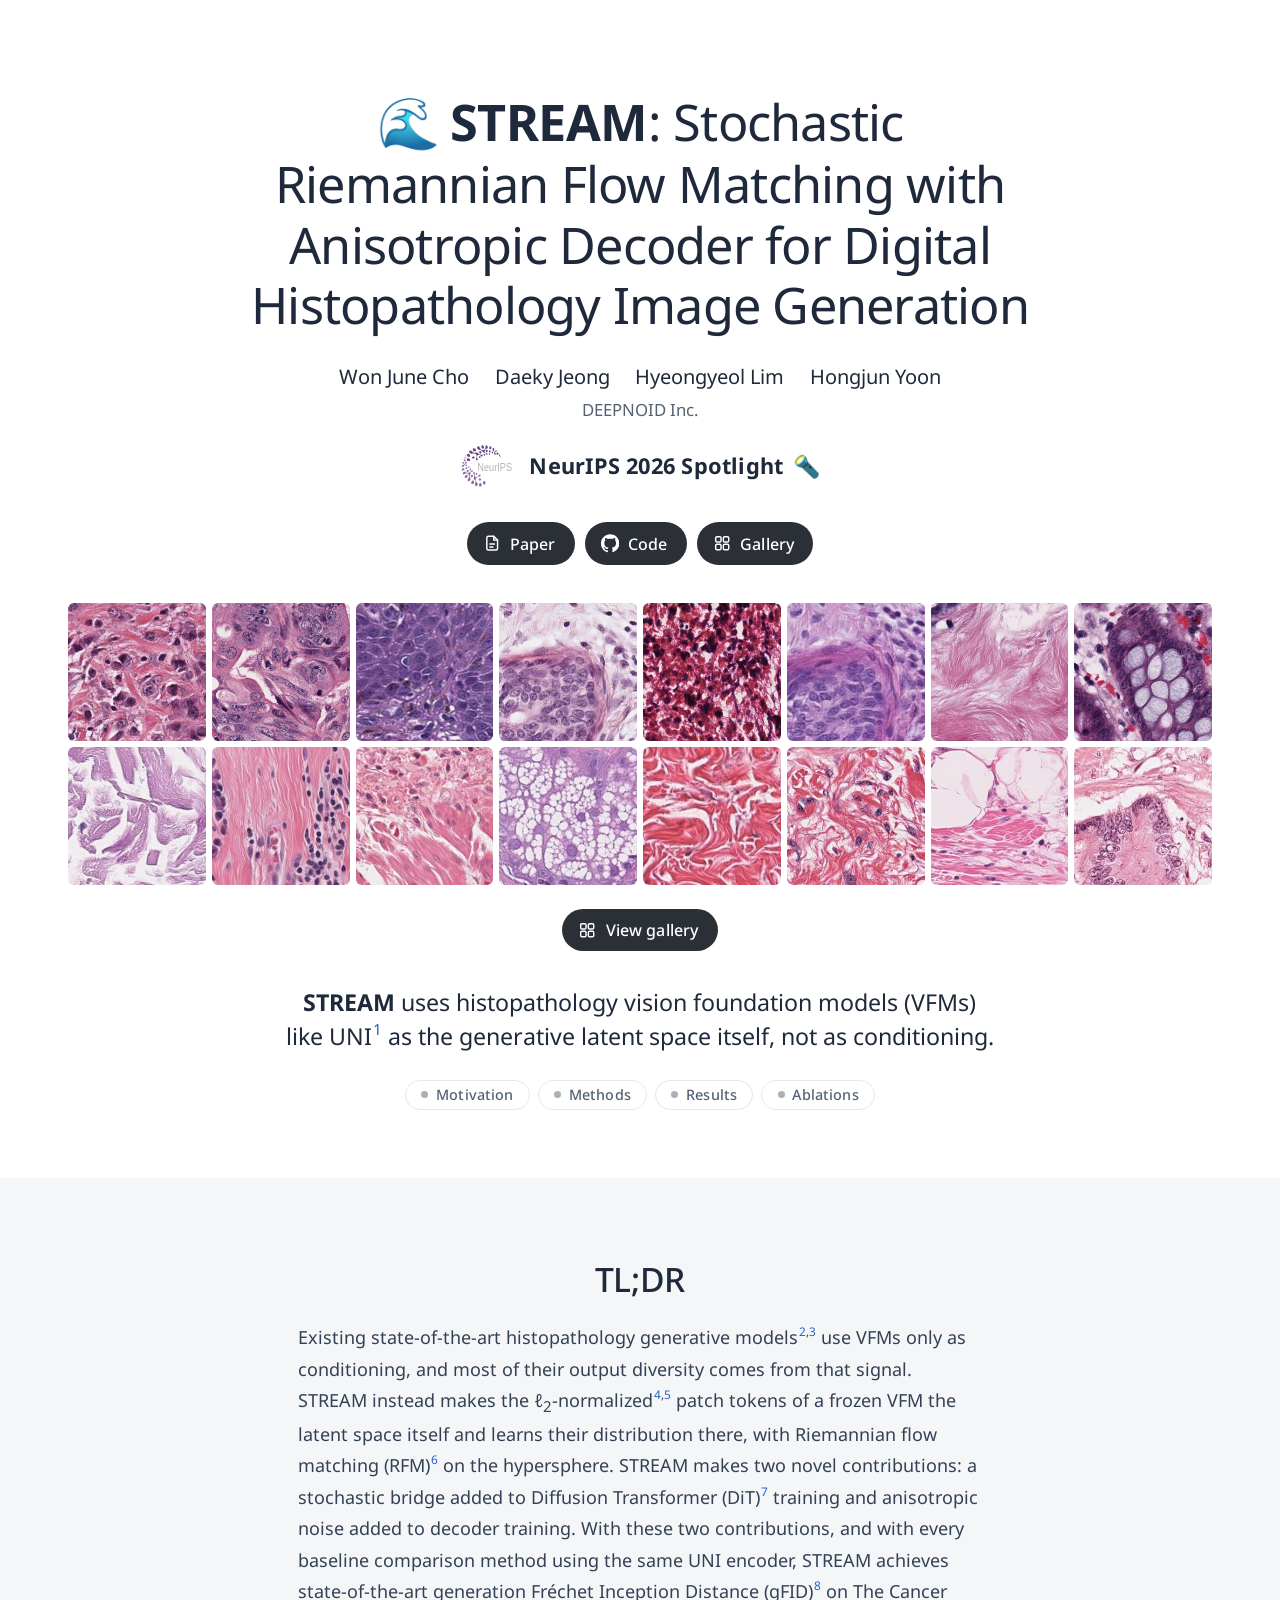
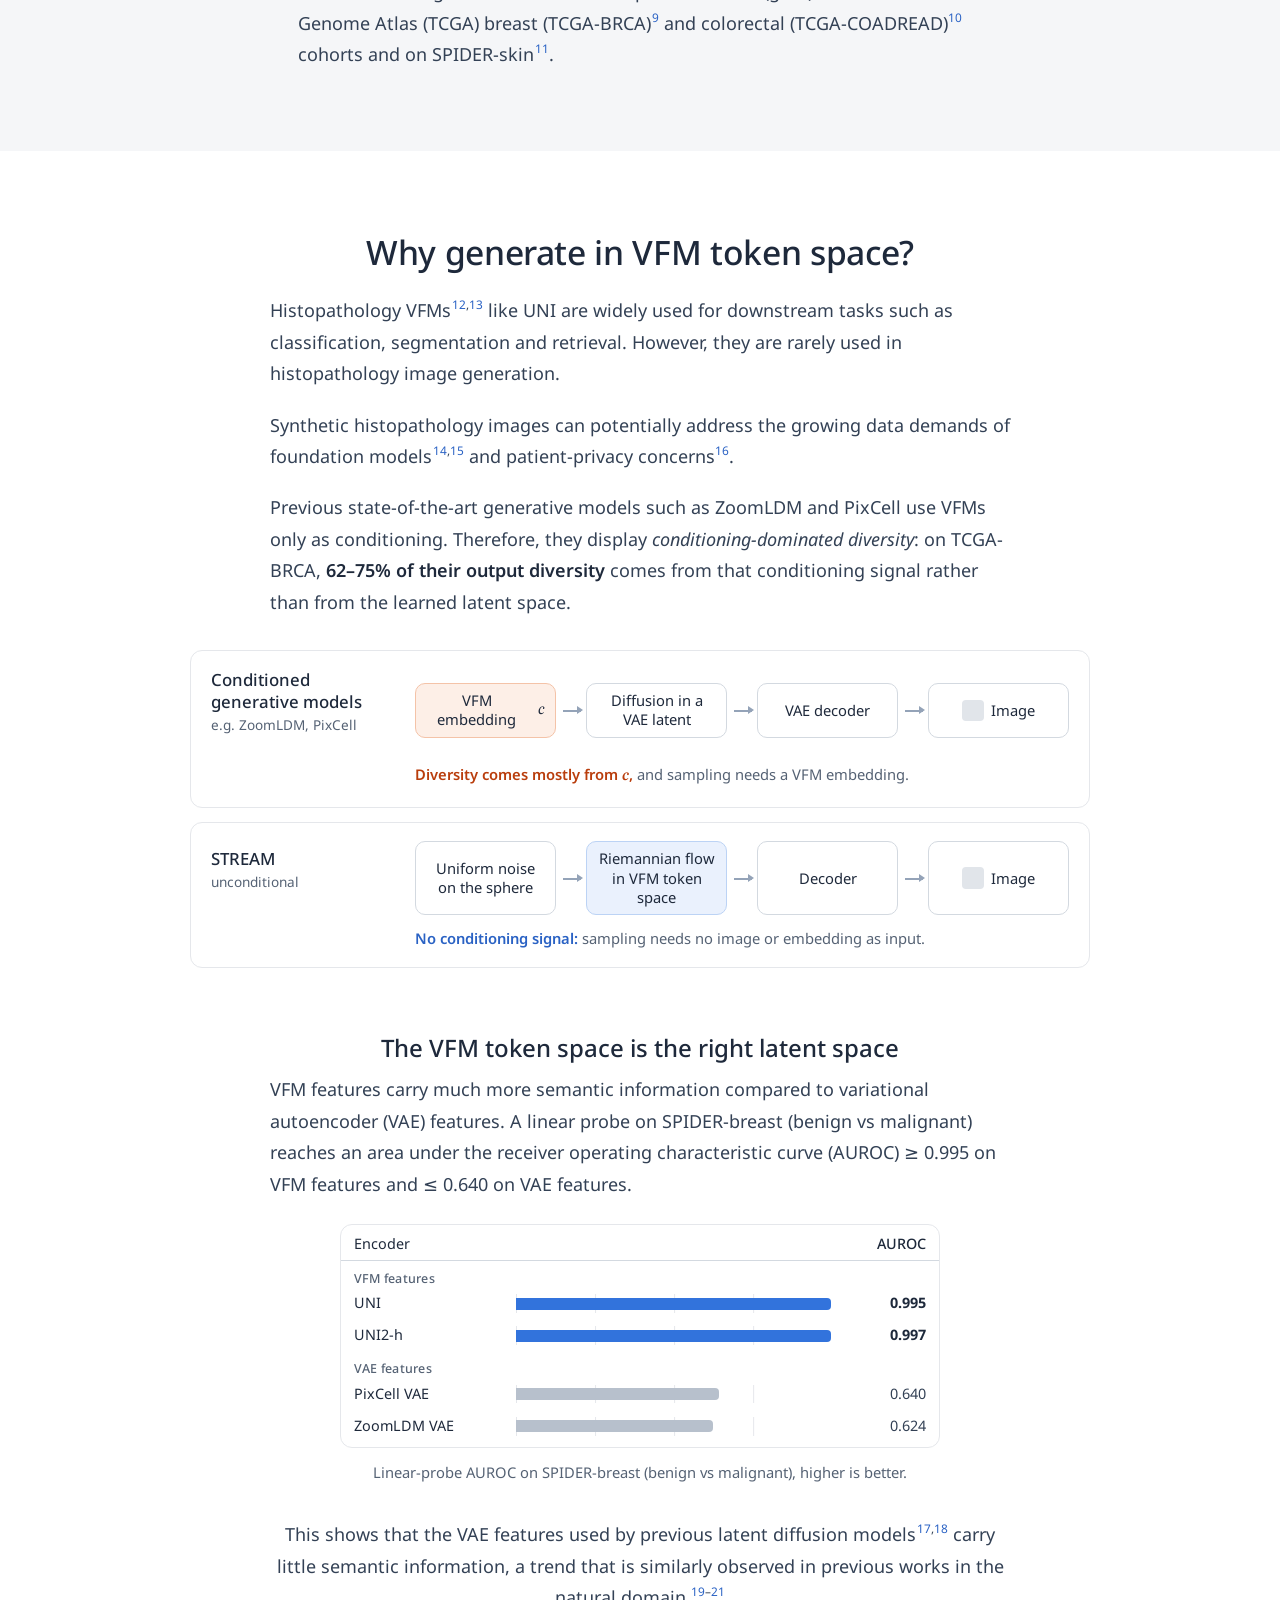
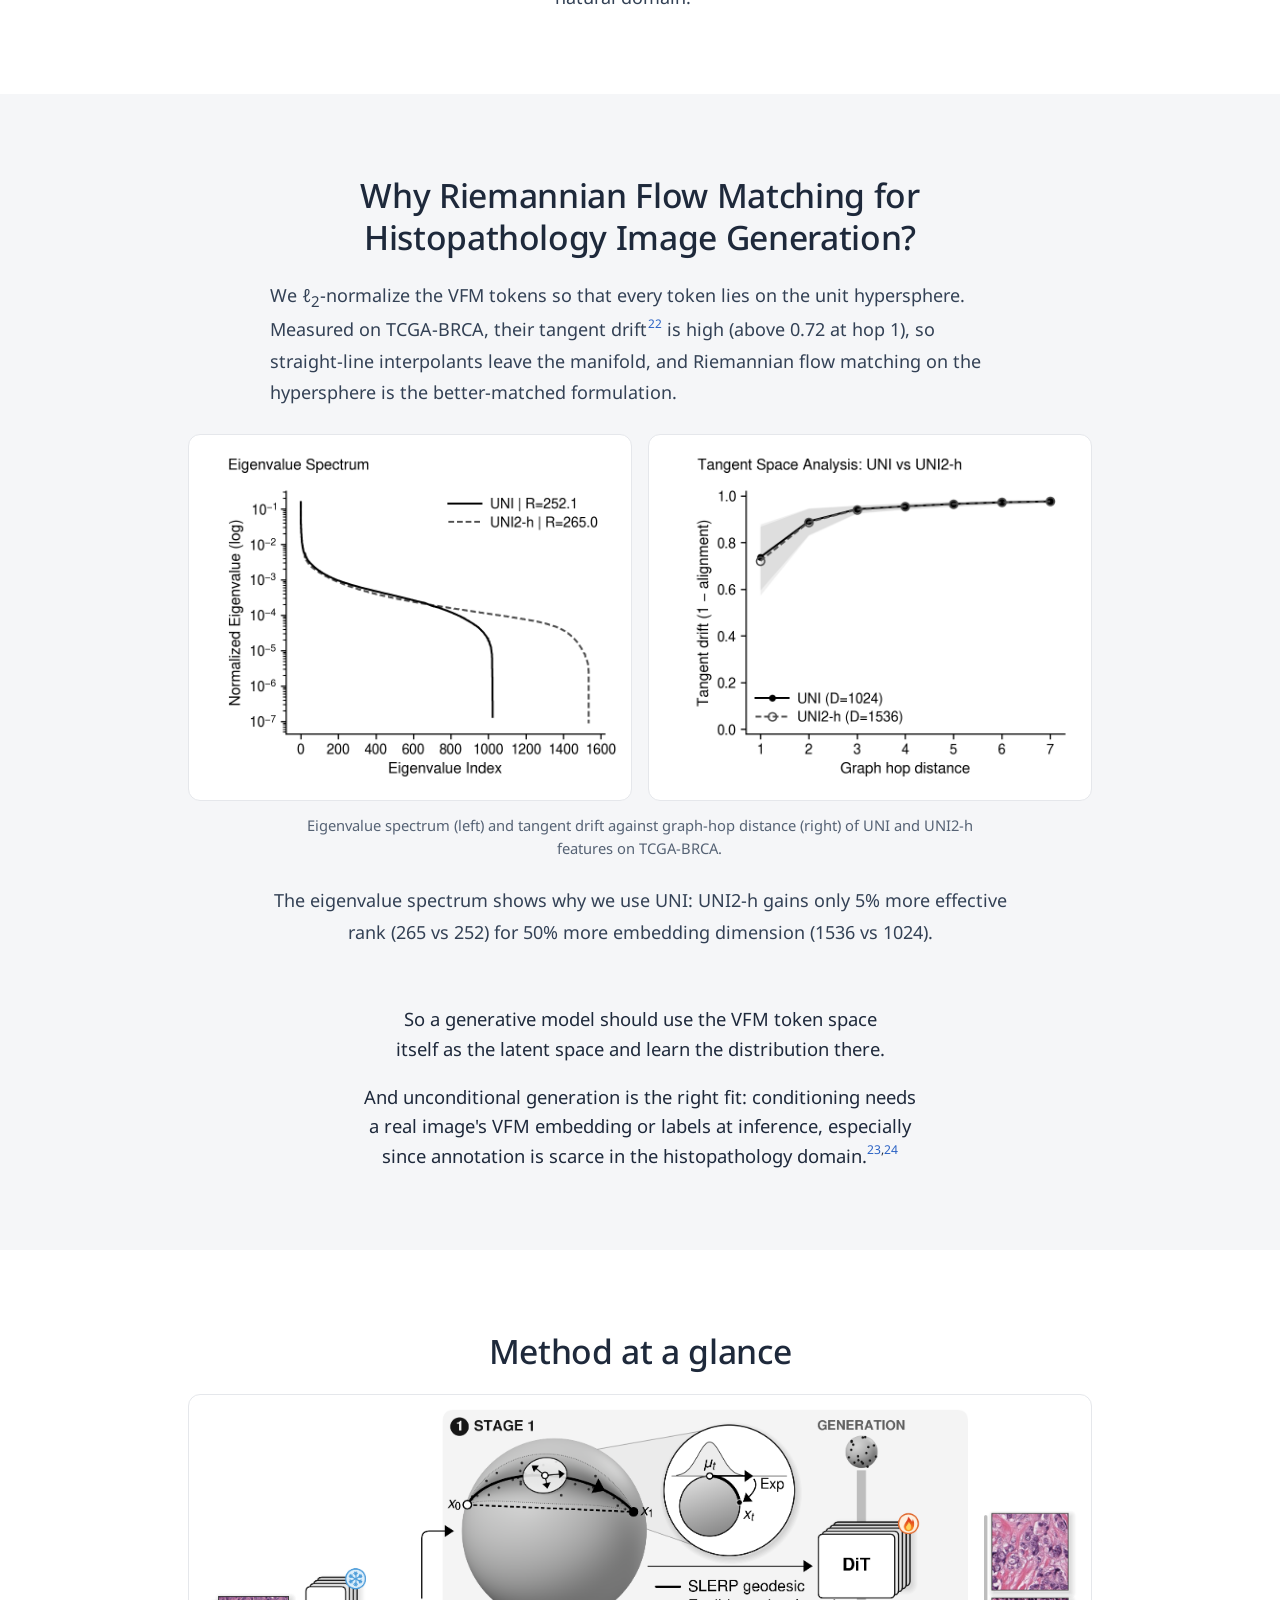
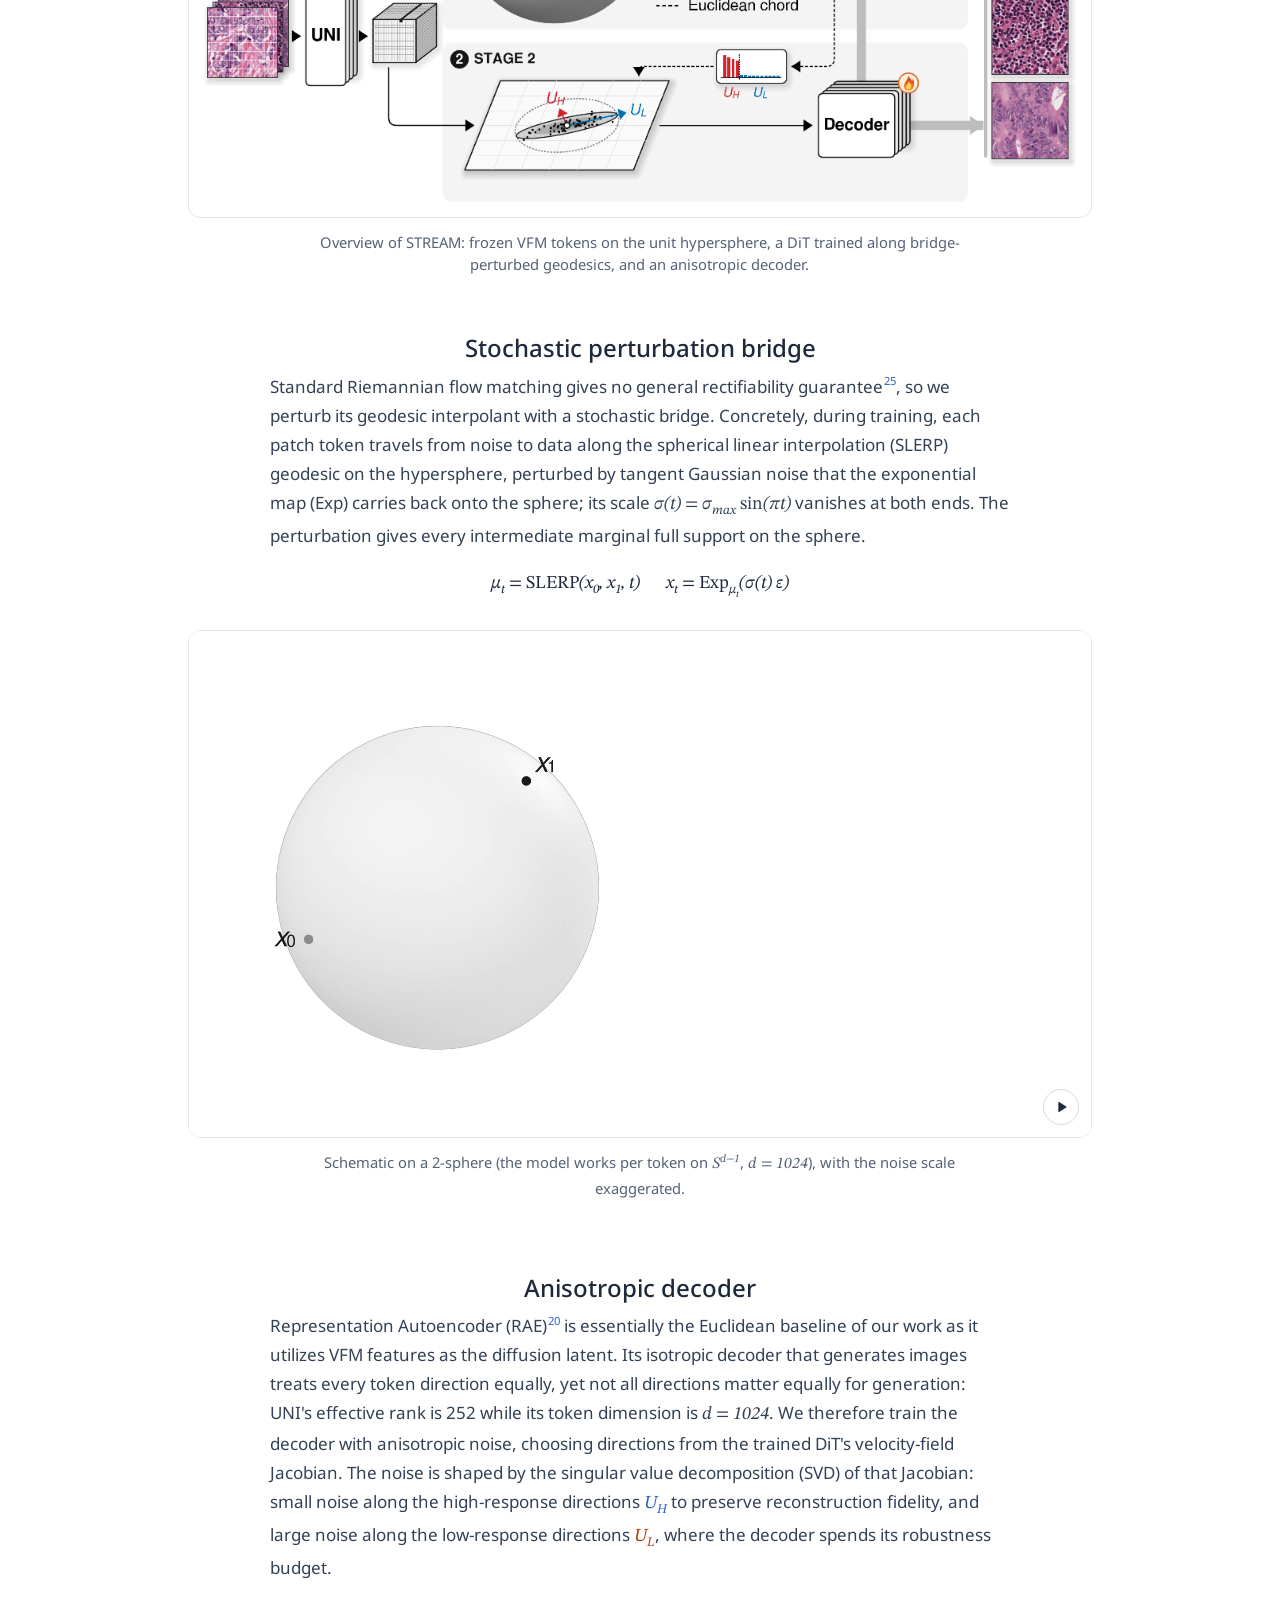
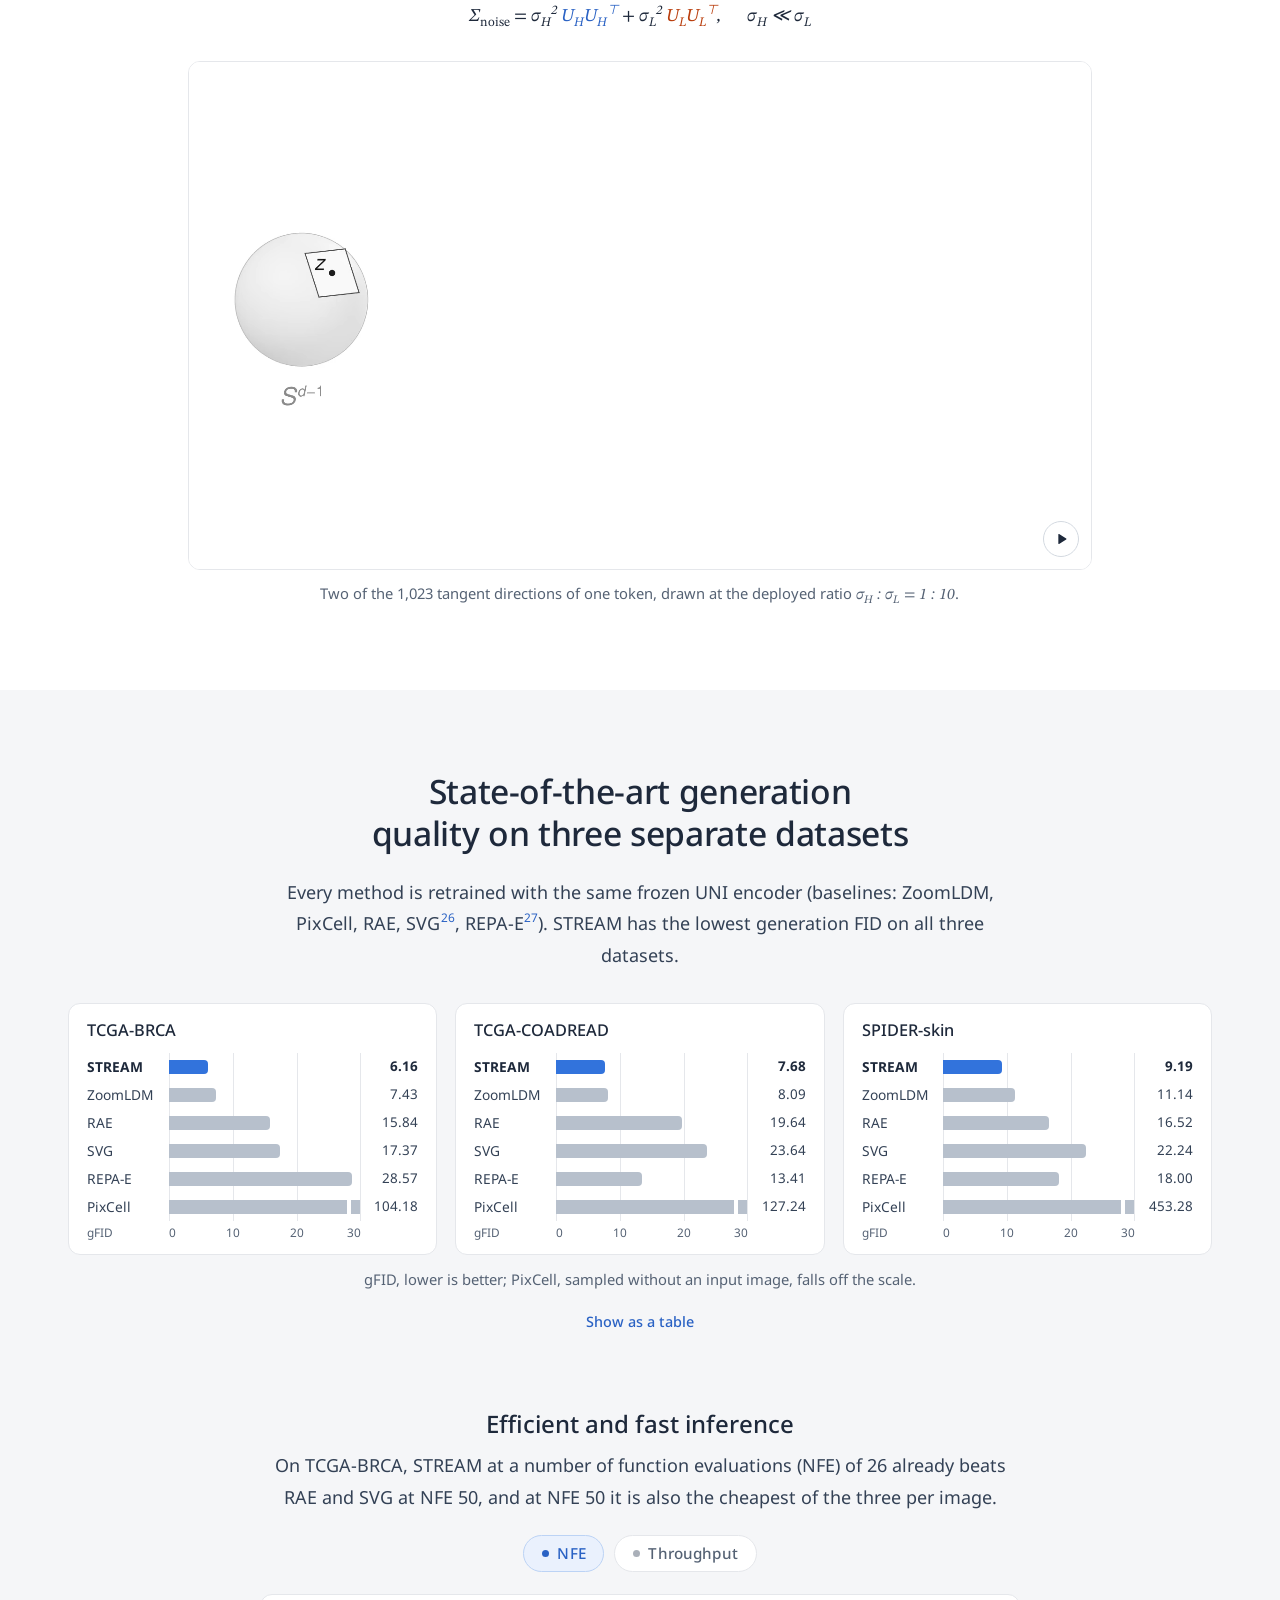
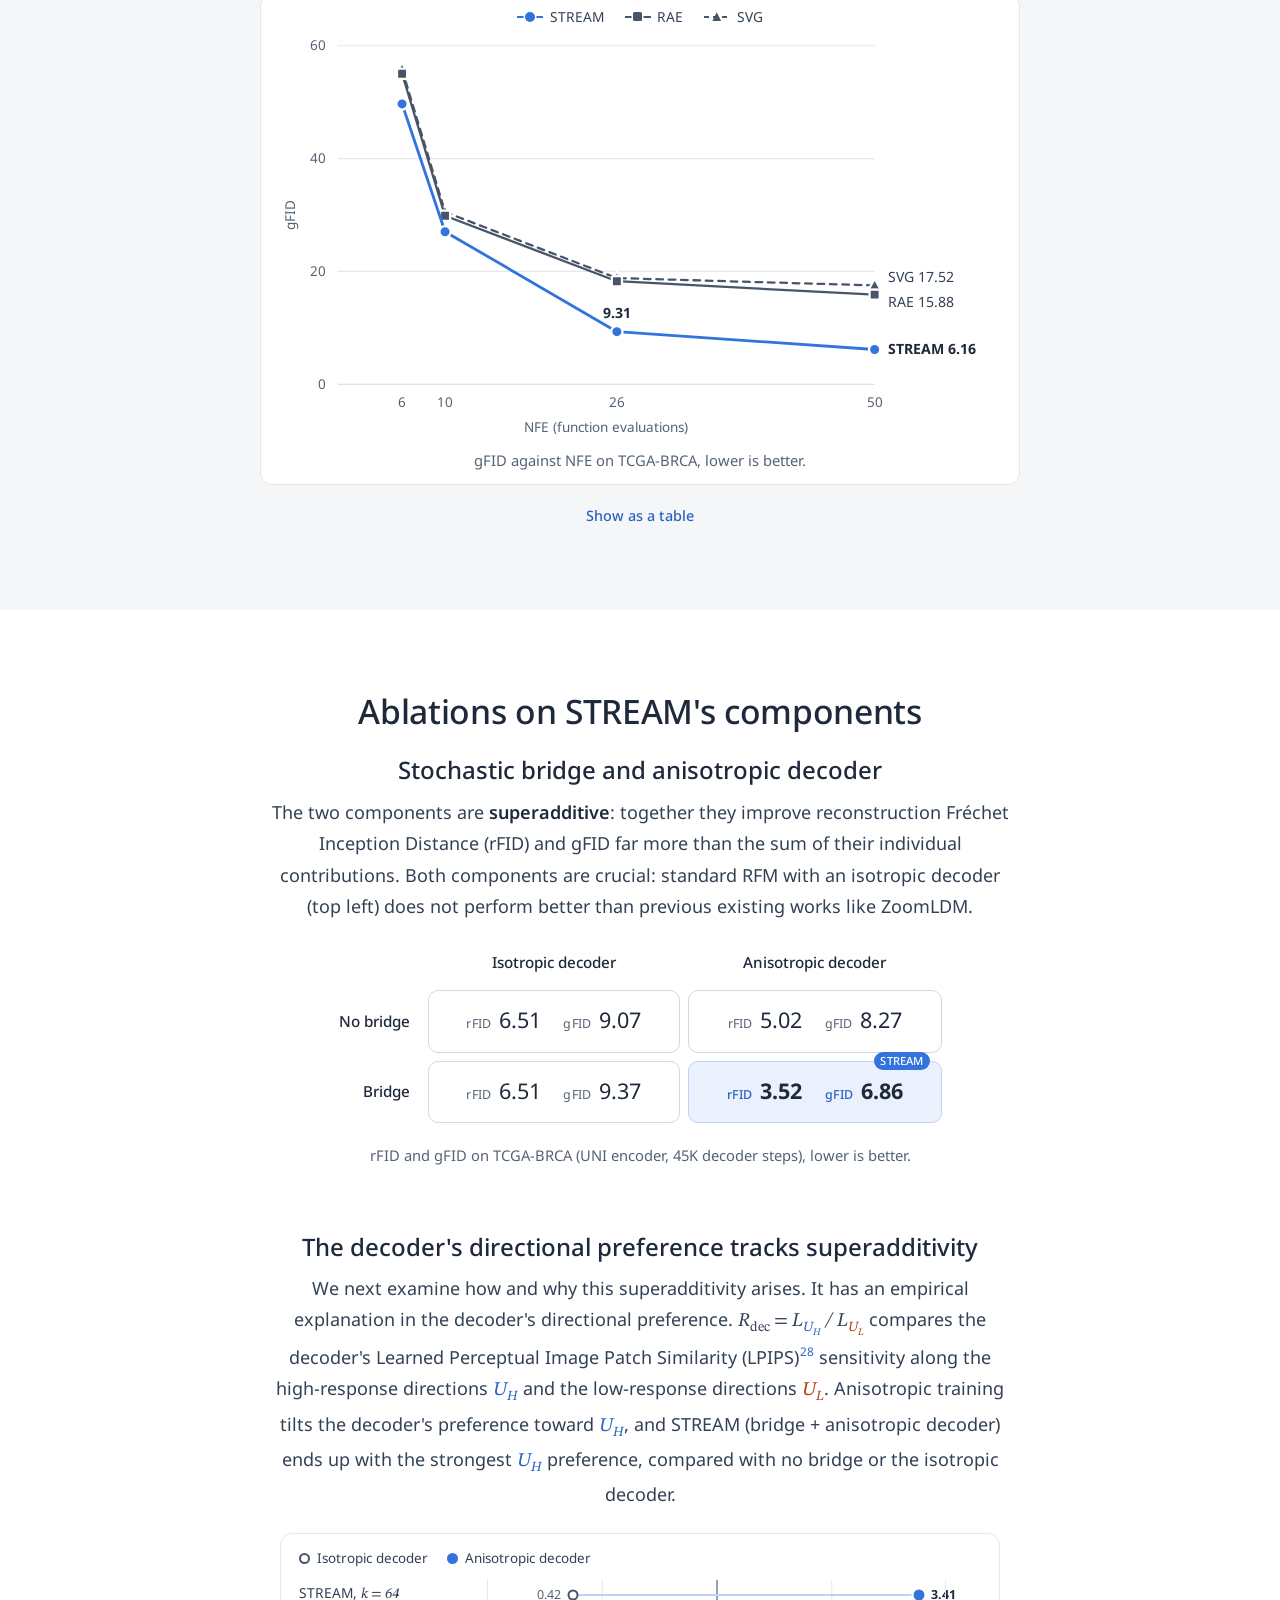
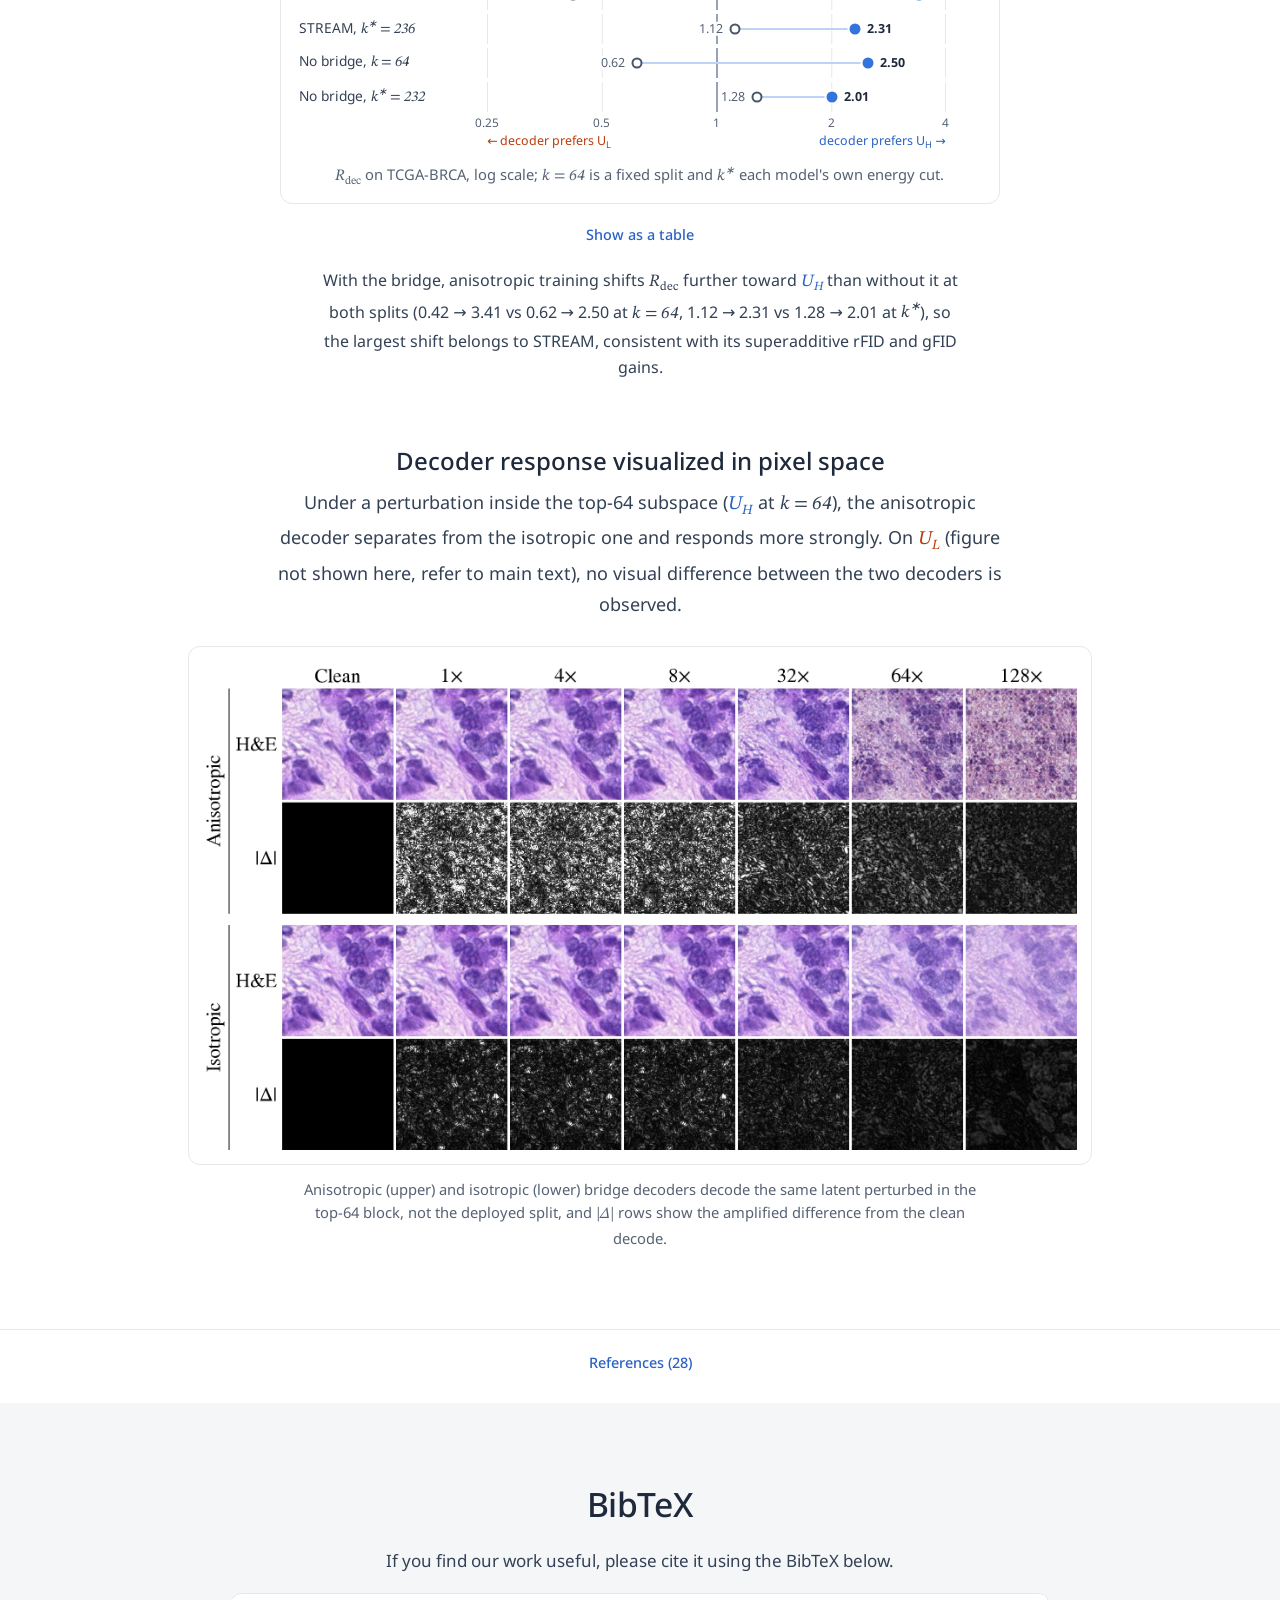
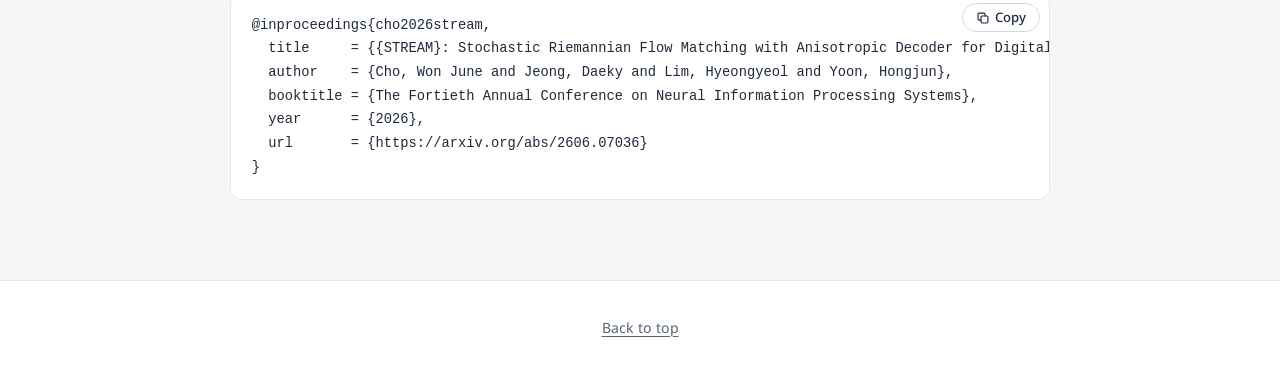
<file: index.html>
<!doctype html>
<html lang="en">
<head>
<meta charset="utf-8">
<meta name="viewport" content="width=device-width, initial-scale=1, viewport-fit=cover">
<meta name="color-scheme" content="light">
<title>STREAM: Stochastic Riemannian Flow Matching with Anisotropic Decoder for Digital Histopathology Image Generation</title>
<meta name="description" content="STREAM uses histopathology vision foundation models (VFMs) like UNI as the generative latent space itself, not as conditioning. NeurIPS 2026 Spotlight.">
<meta property="og:type" content="website">
<meta property="og:title" content="STREAM: Stochastic Riemannian Flow Matching with Anisotropic Decoder for Digital Histopathology Image Generation">
<meta property="og:description" content="Histopathology VFMs like UNI as the generative latent space itself, not as conditioning. NeurIPS 2026 Spotlight.">
<meta property="og:image" content="https://chokevin8.github.io/STREAM-Patho/assets/img/social_preview.jpg">
<meta property="og:url" content="https://chokevin8.github.io/STREAM-Patho/">
<meta name="twitter:card" content="summary_large_image">
<meta name="twitter:title" content="STREAM: Stochastic Riemannian Flow Matching with Anisotropic Decoder for Digital Histopathology Image Generation">
<meta name="twitter:description" content="Histopathology VFMs like UNI as the generative latent space itself, not as conditioning. NeurIPS 2026 Spotlight.">
<meta name="twitter:image" content="https://chokevin8.github.io/STREAM-Patho/assets/img/social_preview.jpg">
<link rel="canonical" href="https://chokevin8.github.io/STREAM-Patho/">
<link rel="icon" href="data:image/svg+xml,%3Csvg xmlns='http://www.w3.org/2000/svg' viewBox='0 0 100 100'%3E%3Ctext y='.9em' font-size='90'%3E%F0%9F%8C%8A%3C/text%3E%3C/svg%3E" type="image/svg+xml">
<link rel="preconnect" href="https://fonts.googleapis.com">
<link rel="preconnect" href="https://fonts.gstatic.com" crossorigin>
<link rel="stylesheet" href="https://fonts.googleapis.com/css2?family=Google+Sans:wght@400;500;700&family=Google+Sans+Code:wght@400&family=Noto+Sans:ital,wght@0,400;0,600;1,400&family=STIX+Two+Text:ital@0;1&display=swap">
<link rel="stylesheet" href="assets/css/style.css">
<script>document.documentElement.classList.add("js");</script>
</head>
<body>
<a class="skip" href="#main">Skip to content</a>

<header class="hero" id="top">
  <div class="wrap">
    <h1 class="title"><span class="logo" aria-hidden="true">🌊</span><span class="name">STREAM</span>: Stochastic Riemannian Flow Matching with Anisotropic Decoder for Digital Histopathology Image Generation</h1>

    <ul class="authors" aria-label="Authors">
      <li>Won June Cho</li>
      <li>Daeky Jeong</li>
      <li>Hyeongyeol Lim</li>
      <li>Hongjun Yoon</li>
    </ul>
    <p class="affil">DEEPNOID Inc.</p>
    <p class="venue"><img class="venue-logo" src="assets/img/neurips_logo.svg" width="36" height="36" alt="NeurIPS"><span>NeurIPS 2026 Spotlight</span><span class="venue-mark" aria-hidden="true">🔦</span></p>

    <ul class="links">
      <li>
        <a class="btn" href="https://arxiv.org/abs/2606.07036">
          <svg viewBox="0 0 24 24" fill="none" stroke="currentColor" stroke-width="1.9" stroke-linecap="round" stroke-linejoin="round" aria-hidden="true"><path d="M14 3H7a2 2 0 0 0-2 2v14a2 2 0 0 0 2 2h10a2 2 0 0 0 2-2V8z"/><path d="M14 3v5h5"/><path d="M9 13h6M9 17h4"/></svg>
          <span>Paper</span>
        </a>
      </li>
      <li>
        <a class="btn" href="https://github.com/deepnoid-ai/STREAM">
          <svg viewBox="0 0 24 24" fill="currentColor" aria-hidden="true"><path d="M12 .297c-6.63 0-12 5.373-12 12 0 5.303 3.438 9.8 8.205 11.385.6.113.82-.258.82-.577 0-.285-.01-1.04-.015-2.04-3.338.724-4.042-1.61-4.042-1.61C4.422 18.07 3.633 17.7 3.633 17.7c-1.087-.744.084-.729.084-.729 1.205.084 1.838 1.236 1.838 1.236 1.07 1.835 2.809 1.305 3.495.998.108-.776.417-1.305.76-1.605-2.665-.3-5.466-1.332-5.466-5.93 0-1.31.465-2.38 1.235-3.22-.135-.303-.54-1.523.105-3.176 0 0 1.005-.322 3.3 1.23.96-.267 1.98-.399 3-.405 1.02.006 2.04.138 3 .405 2.28-1.552 3.285-1.23 3.285-1.23.645 1.653.24 2.873.12 3.176.765.84 1.23 1.91 1.23 3.22 0 4.61-2.805 5.625-5.475 5.92.42.36.81 1.096.81 2.22 0 1.606-.015 2.896-.015 3.286 0 .315.21.69.825.57C20.565 22.092 24 17.592 24 12.297c0-6.627-5.373-12-12-12"/></svg>
          <span>Code</span>
        </a>
      </li>
      <li>
        <a class="btn" href="gallery.html">
          <svg viewBox="0 0 24 24" fill="none" stroke="currentColor" stroke-width="1.9" stroke-linejoin="round" aria-hidden="true"><rect x="3.5" y="3.5" width="7" height="7" rx="1.6"/><rect x="13.5" y="3.5" width="7" height="7" rx="1.6"/><rect x="3.5" y="13.5" width="7" height="7" rx="1.6"/><rect x="13.5" y="13.5" width="7" height="7" rx="1.6"/></svg>
          <span>Gallery</span>
        </a>
      </li>
    </ul>

  </div>
</header>

<main id="main">

  <!-- Large visual right under the metadata: a montage of generated tiles (assets/gallery/manifest.json, "hero") -->
  <section class="teaser" aria-label="Generated samples">
    <div class="wrap-wide">
      <ul class="montage" id="montage" aria-label="Unconditional STREAM samples from TCGA-BRCA, TCGA-COADREAD and SPIDER-skin"></ul>
      <div class="gallery-cta">
        <a class="btn" href="gallery.html">
          <svg viewBox="0 0 24 24" fill="none" stroke="currentColor" stroke-width="1.9" stroke-linejoin="round" aria-hidden="true"><rect x="3.5" y="3.5" width="7" height="7" rx="1.6"/><rect x="13.5" y="3.5" width="7" height="7" rx="1.6"/><rect x="3.5" y="13.5" width="7" height="7" rx="1.6"/><rect x="13.5" y="13.5" width="7" height="7" rx="1.6"/></svg>
          <span>View gallery</span>
        </a>
      </div>
      <p class="hook"><strong>STREAM</strong> uses histopathology vision foundation models (VFMs) like UNI<sup class="cite"><a href="#ref-1" aria-label="Reference 1">1</a></sup> as the generative latent space itself, not as conditioning.</p>
      <nav class="toc" aria-label="On this page">
        <ul>
          <li><a class="pill" href="#motivation">Motivation</a></li>
          <li><a class="pill" href="#method">Methods</a></li>
          <li><a class="pill" href="#results">Results</a></li>
          <li><a class="pill" href="#ablations">Ablations</a></li>
        </ul>
      </nav>
    </div>
  </section>

  <section class="sec alt" id="tldr" aria-labelledby="tldr-title">
    <div class="wrap prose">
      <h2 class="sec-title" id="tldr-title">TL;DR</h2>
      <p class="lead">Existing state-of-the-art histopathology generative models<sup class="cite"><a href="#ref-2" aria-label="Reference 2">2</a>,<a href="#ref-3" aria-label="Reference 3">3</a></sup> use VFMs only as conditioning, and most of their output diversity comes from that signal. STREAM instead makes the ℓ<sub>2</sub>-normalized<sup class="cite"><a href="#ref-4" aria-label="Reference 4">4</a>,<a href="#ref-5" aria-label="Reference 5">5</a></sup> patch tokens of a frozen VFM the latent space itself and learns their distribution there, with Riemannian flow matching (RFM)<sup class="cite"><a href="#ref-6" aria-label="Reference 6">6</a></sup> on the hypersphere. STREAM makes two novel contributions: a stochastic bridge added to Diffusion Transformer (DiT)<sup class="cite"><a href="#ref-7" aria-label="Reference 7">7</a></sup> training and anisotropic noise added to decoder training. With these two contributions, and with every baseline comparison method using the same UNI encoder, STREAM achieves state-of-the-art generation Fréchet Inception Distance (gFID)<sup class="cite"><a href="#ref-8" aria-label="Reference 8">8</a></sup> on The Cancer Genome Atlas (TCGA) breast (TCGA-BRCA)<sup class="cite"><a href="#ref-9" aria-label="Reference 9">9</a></sup> and colorectal (TCGA-COADREAD)<sup class="cite"><a href="#ref-10" aria-label="Reference 10">10</a></sup> cohorts and on SPIDER-skin<sup class="cite"><a href="#ref-11" aria-label="Reference 11">11</a></sup>.</p>
    </div>
  </section>

  <section class="sec" id="motivation" aria-labelledby="motivation-title">
    <div class="wrap">
      <h2 class="sec-title" id="motivation-title">Why generate in VFM token space?</h2>
      <div class="prose beats">
        <p class="lead">Histopathology VFMs<sup class="cite"><a href="#ref-12" aria-label="Reference 12">12</a>,<a href="#ref-13" aria-label="Reference 13">13</a></sup> like UNI are widely used for downstream tasks such as classification, segmentation and retrieval. However, they are rarely used in histopathology image generation.</p>
        <p class="lead">Synthetic histopathology images can potentially address the growing data demands of foundation models<sup class="cite"><a href="#ref-14" aria-label="Reference 14">14</a>,<a href="#ref-15" aria-label="Reference 15">15</a></sup> and patient-privacy concerns<sup class="cite"><a href="#ref-16" aria-label="Reference 16">16</a></sup>.</p>
        <p class="lead">Previous state-of-the-art generative models such as ZoomLDM and PixCell use VFMs only as conditioning. Therefore, they display <em>conditioning-dominated diversity</em>: on TCGA-BRCA, <strong>62–75% of their output diversity</strong> comes from that conditioning signal rather than from the learned latent space.</p>
      </div>

      <div class="flows" role="group" aria-label="Schematic: conditioned pipeline versus STREAM">
        <div class="flow flow--cond">
          <p class="flow-head">Conditioned generative models<span>e.g. ZoomLDM, PixCell</span></p>
          <ol class="steps" aria-label="Conditioned pipeline">
            <li class="step is-warm">VFM embedding <span class="math">&nbsp;c</span></li>
            <li class="step">Diffusion in a VAE latent</li>
            <li class="step">VAE decoder</li>
            <li class="step"><span class="swatch" aria-hidden="true"></span>Image</li>
          </ol>
          <p class="flow-note"><b>Diversity comes mostly from <span class="math">c</span>,</b> and sampling needs a VFM embedding.</p>
        </div>
        <div class="flow flow--stream">
          <p class="flow-head">STREAM<span>unconditional</span></p>
          <ol class="steps" aria-label="STREAM pipeline">
            <li class="step">Uniform noise on the sphere</li>
            <li class="step is-accent">Riemannian flow in VFM token space</li>
            <li class="step">Decoder</li>
            <li class="step"><span class="swatch" aria-hidden="true"></span>Image</li>
          </ol>
          <p class="flow-note"><b>No conditioning signal:</b> sampling needs no image or embedding as input.</p>
        </div>
      </div>

      <h3 class="sub-title">The VFM token space is the right latent space</h3>
      <div class="prose">
        <p class="lead">VFM features carry much more semantic information compared to variational autoencoder (VAE) features. A linear probe on SPIDER-breast (benign vs malignant) reaches an area under the receiver operating characteristic curve (AUROC) ≥ 0.995 on VFM features and ≤ 0.640 on VAE features.</p>
      </div>
      <figure class="probe-fig">
        <div class="table-scroll">
          <table class="probe">
            <caption class="sr-only">Linear-probe AUROC on SPIDER-breast, benign vs malignant (paper Table 2)</caption>
            <thead>
              <tr><th scope="col">Encoder</th><th scope="col" class="pb-head"><span class="sr-only">AUROC bar</span></th><th scope="col">AUROC</th></tr>
            </thead>
            <tbody>
              <tr class="grp"><th scope="rowgroup" colspan="3">VFM features</th></tr>
              <tr class="is-vfm"><th scope="row">UNI</th><td class="pb" aria-hidden="true"><span style="--v:.995"></span></td><td>0.995</td></tr>
              <tr class="is-vfm"><th scope="row">UNI2-h</th><td class="pb" aria-hidden="true"><span style="--v:.997"></span></td><td>0.997</td></tr>
              <tr class="grp"><th scope="rowgroup" colspan="3">VAE features</th></tr>
              <tr><th scope="row">PixCell VAE</th><td class="pb" aria-hidden="true"><span style="--v:.640"></span></td><td>0.640</td></tr>
              <tr><th scope="row">ZoomLDM VAE</th><td class="pb" aria-hidden="true"><span style="--v:.624"></span></td><td>0.624</td></tr>
            </tbody>
          </table>
        </div>
        <figcaption class="fig-caption">Linear-probe AUROC on SPIDER-breast (benign vs malignant), higher is better.</figcaption>
      </figure>
      <div class="prose">
        <p class="lead center">This shows that the VAE features used by previous latent diffusion models<sup class="cite"><a href="#ref-17" aria-label="Reference 17">17</a>,<a href="#ref-18" aria-label="Reference 18">18</a></sup> carry little semantic information, a trend that is similarly observed in previous works in the natural domain.<sup class="cite"><a href="#ref-19" aria-label="Reference 19">19</a>–<a href="#ref-21" aria-label="Reference 21">21</a></sup></p>
      </div>
    </div>
  </section>

  <section class="sec alt" id="rfm" aria-labelledby="rfm-title">
    <div class="wrap">
      <h2 class="sec-title" id="rfm-title">Why Riemannian Flow Matching for Histopathology Image Generation?</h2>
      <div class="prose">
        <p class="lead">We ℓ<sub>2</sub>-normalize the VFM tokens so that every token lies on the unit hypersphere. Measured on TCGA-BRCA, their tangent drift<sup class="cite"><a href="#ref-22" aria-label="Reference 22">22</a></sup> is high (above 0.72 at hop 1), so straight-line interpolants leave the manifold, and Riemannian flow matching on the hypersphere is the better-matched formulation.</p>
      </div>
      <!-- Paper Figure 3, author-approved redraw as two panels (assets/img/figure3_spectrum.png, figure3_tangent.png). -->
      <figure class="fig-img fig-pair">
        <div class="fig-pair-row">
          <img src="assets/img/figure3_spectrum.png" width="864" height="704" loading="lazy" decoding="async"
               alt="Eigenvalue spectrum of UNI and UNI2-h features on TCGA-BRCA: normalized eigenvalue on a log scale against eigenvalue index, decaying slowly over hundreds of directions; covariance effective rank 252.1 for UNI and 265.0 for UNI2-h.">
          <img src="assets/img/figure3_tangent.png" width="864" height="704" loading="lazy" decoding="async"
               alt="Tangent space analysis of UNI and UNI2-h: tangent drift (1 minus alignment) against graph hop distance 1 to 7, above 0.72 at hop 1 and rising to about 0.98 at hop 7, with the two encoders nearly identical.">
        </div>
        <figcaption>Eigenvalue spectrum (left) and tangent drift against graph-hop distance (right) of UNI and UNI2-h features on TCGA-BRCA.</figcaption>
      </figure>
      <div class="prose">
        <p class="lead center">The eigenvalue spectrum shows why we use UNI: UNI2-h gains only 5% more effective rank (265 vs 252) for 50% more embedding dimension (1536 vs 1024).</p>
      </div>

      <div class="conclude">
        <p>So a generative model should use the VFM token space itself as the latent space and learn the distribution there.</p>
        <p>And unconditional generation is the right fit: conditioning needs a real image's VFM embedding or labels at inference, especially since annotation is scarce in the histopathology domain.<sup class="cite"><a href="#ref-23" aria-label="Reference 23">23</a>,<a href="#ref-24" aria-label="Reference 24">24</a></sup></p>
      </div>
    </div>
  </section>

  <section class="sec" id="method" aria-labelledby="method-title">
    <div class="wrap">
      <h2 class="sec-title" id="method-title">Method at a glance</h2>

      <figure class="fig-img fig-overview">
        <img src="assets/img/figure1.png" width="2197" height="989" decoding="async"
             alt="Overview of STREAM in two stages. H&amp;E patches pass through a frozen UNI encoder, marked with an ice-blue snowflake, into a grid of patch tokens. Stage 1: the tokens lie on a unit hypersphere, where a trainable DiT, marked with a fire-coloured flame, learns to move a point from x0 to x1 along the SLERP geodesic rather than the dashed Euclidean chord; an inset shows Gaussian noise added in the tangent plane at the geodesic point mu_t and mapped back onto the sphere by the exponential map (Exp) to give x_t. Stage 2: the SVD of the DiT&#39;s velocity-field Jacobian splits directions into high-response directions U_H (red) and low-response directions U_L (blue), which shape anisotropic noise on a tangent sheet, elongated along U_L, used to train a decoder, also marked with a flame. Generation: a noise ball of points on the sphere is transported by the DiT and decoded by the Decoder into the generated H&amp;E tiles.">
        <figcaption>Overview of STREAM: frozen VFM tokens on the unit hypersphere, a DiT trained along bridge-perturbed geodesics, and an anisotropic decoder.</figcaption>
      </figure>

      <div class="method" id="bridge">
        <h3>Stochastic perturbation bridge</h3>
        <div class="prose">
          <p>Standard Riemannian flow matching gives no general rectifiability guarantee<sup class="cite"><a href="#ref-25" aria-label="Reference 25">25</a></sup>, so we perturb its geodesic interpolant with a stochastic bridge. Concretely, during training, each patch token travels from noise to data along the spherical linear interpolation (SLERP) geodesic on the hypersphere, perturbed by tangent Gaussian noise that the exponential map (Exp) carries back onto the sphere; its scale <span class="math">σ(<i>t</i>) = σ<sub>max</sub> <span class="up">sin</span>(π<i>t</i>)</span> vanishes at both ends. The perturbation gives every intermediate marginal full support on the sphere.</p>
        </div>
        <p class="eq"><span class="math">μ<sub><i>t</i></sub> = <span class="up">SLERP</span>(<i>x</i><sub>0</sub>, <i>x</i><sub>1</sub>, <i>t</i>)</span> <span class="math"><i>x<sub>t</sub></i> = <span class="up">Exp</span><sub>μ<sub><i>t</i></sub></sub>(σ(<i>t</i>) ε)</span></p>
        <figure class="clip" data-clip="bridge">
          <div class="clip-frame">
            <video muted loop playsinline preload="metadata" data-autoplay poster="assets/video/bridge_poster.png"
                   aria-label="Animation: a token moves along the SLERP geodesic on a sphere while tangent noise of width sigma(t) widens and narrows; with many pairs, bridge samples reach a region that deterministic SLERP cannot.">
              <source src="assets/video/bridge.webm" type="video/webm">
              <source src="assets/video/bridge.mp4" type="video/mp4">
            </video>
            <div class="clip-placeholder">
              <svg viewBox="0 0 120 80" fill="none" aria-hidden="true"><circle cx="60" cy="40" r="32" stroke="#94A3B8" stroke-width="1.5"/><ellipse cx="60" cy="40" rx="32" ry="9" stroke="#D3D9E0" stroke-width="1.2"/><path d="M36 58C44 36 62 20 80 16" stroke="#3273DC" stroke-width="2.2" stroke-linecap="round"/><circle cx="36" cy="58" r="3.2" fill="#94A3B8"/><circle cx="80" cy="16" r="3.2" fill="#D9480F"/><circle cx="55" cy="31" r="7" stroke="#3273DC" stroke-width="1.2" stroke-dasharray="2 2.4"/></svg>
              <span class="clip-title">Stochastic perturbation bridge</span>
              <span class="clip-soon">Video coming soon</span>
            </div>
          </div>
          <figcaption>Schematic on a 2-sphere (the model works per token on <span class="math">S<sup><i>d</i>−1</sup></span>, <span class="math"><i>d</i> = 1024</span>), with the noise scale exaggerated.</figcaption>
        </figure>
      </div>

      <div class="method" id="decoder">
        <h3>Anisotropic decoder</h3>
        <div class="prose">
          <p>Representation Autoencoder (RAE)<sup class="cite"><a href="#ref-20" aria-label="Reference 20">20</a></sup> is essentially the Euclidean baseline of our work as it utilizes VFM features as the diffusion latent. Its isotropic decoder that generates images treats every token direction equally, yet not all directions matter equally for generation: UNI's effective rank is 252 while its token dimension is <span class="math"><i>d</i> = 1024</span>. We therefore train the decoder with anisotropic noise, choosing directions from the trained DiT's velocity-field Jacobian. The noise is shaped by the singular value decomposition (SVD) of that Jacobian: small noise along the high-response directions <span class="math sub-u">U<sub>H</sub></span> to preserve reconstruction fidelity, and large noise along the low-response directions <span class="math sub-l">U<sub>L</sub></span>, where the decoder spends its robustness budget.</p>
        </div>
        <p class="eq"><span class="math">Σ<sub><span class="up">noise</span></sub> = σ<sub>H</sub><sup>2</sup> <span class="sub-u">U<sub>H</sub>U<sub>H</sub><sup>⊤</sup></span> + σ<sub>L</sub><sup>2</sup> <span class="sub-l">U<sub>L</sub>U<sub>L</sub><sup>⊤</sup></span>,</span> <span class="math">σ<sub>H</sub> ≪ σ<sub>L</sub></span></p>
        <figure class="clip" data-clip="decoder">
          <div class="clip-frame">
            <video muted loop playsinline preload="metadata" data-autoplay poster="assets/video/decoder_poster.png"
                   aria-label="Animation: on the tangent plane of a token, isotropic training noise forms a circle; the SVD of the velocity-field Jacobian splits the plane into high-response and low-response directions, and the noise is squeezed ten-fold along the high-response direction.">
              <source src="assets/video/decoder.webm" type="video/webm">
              <source src="assets/video/decoder.mp4" type="video/mp4">
            </video>
            <div class="clip-placeholder">
              <svg viewBox="0 0 120 80" fill="none" aria-hidden="true"><rect x="22" y="8" width="76" height="64" rx="6" stroke="#D3D9E0" stroke-width="1.2"/><circle cx="60" cy="40" r="22" stroke="#94A3B8" stroke-width="1.3" stroke-dasharray="2.5 2.5"/><ellipse cx="60" cy="40" rx="4.5" ry="22" transform="rotate(-25 60 40)" stroke="#3273DC" stroke-width="1.8"/><path d="M60 40l17-8" stroke="#3273DC" stroke-width="2" stroke-linecap="round"/><path d="M60 40l-8-17" stroke="#D9480F" stroke-width="2" stroke-linecap="round"/><circle cx="60" cy="40" r="2.4" fill="#1E293B"/></svg>
              <span class="clip-title">Anisotropic decoder training</span>
              <span class="clip-soon">Video coming soon</span>
            </div>
          </div>
          <figcaption>Two of the 1,023 tangent directions of one token, drawn at the deployed ratio <span class="math">σ<sub>H</sub> : σ<sub>L</sub> = 1 : 10</span>.</figcaption>
        </figure>
      </div>
    </div>
  </section>

  <section class="sec alt" id="results" aria-labelledby="results-title">
    <div class="wrap-wide">
      <h2 class="sec-title" id="results-title">State-of-the-art generation quality on three separate datasets</h2>
      <div class="prose">
        <p class="lead center">Every method is retrained with the same frozen UNI encoder (baselines: ZoomLDM, PixCell, RAE, SVG<sup class="cite"><a href="#ref-26" aria-label="Reference 26">26</a></sup>, REPA-E<sup class="cite"><a href="#ref-27" aria-label="Reference 27">27</a></sup>). STREAM has the lowest generation FID on all three datasets.</p>
      </div>

      <figure class="bars-fig" style="margin:0">
        <div class="bars" role="group" aria-label="Generation FID (gFID, lower is better) for six methods on three datasets. Values are listed next to each bar.">
          <div class="bars-panel">
            <h3 class="bars-title">TCGA-BRCA</h3>
            <ul class="bars-list">
              <li class="bar-row is-ours" style="--v:6.16"><span class="bar-name">STREAM</span><span class="bar-track"><span class="bar"></span></span><span class="bar-val">6.16</span></li>
              <li class="bar-row" style="--v:7.43"><span class="bar-name">ZoomLDM</span><span class="bar-track"><span class="bar"></span></span><span class="bar-val">7.43</span></li>
              <li class="bar-row" style="--v:15.84"><span class="bar-name">RAE</span><span class="bar-track"><span class="bar"></span></span><span class="bar-val">15.84</span></li>
              <li class="bar-row" style="--v:17.37"><span class="bar-name">SVG</span><span class="bar-track"><span class="bar"></span></span><span class="bar-val">17.37</span></li>
              <li class="bar-row" style="--v:28.57"><span class="bar-name">REPA-E</span><span class="bar-track"><span class="bar"></span></span><span class="bar-val">28.57</span></li>
              <li class="bar-row is-off" style="--v:104.18"><span class="bar-name">PixCell<span class="sr-only"> (off scale)</span></span><span class="bar-track"><span class="bar"></span></span><span class="bar-val">104.18</span></li>
            </ul>
            <div class="bar-axis" aria-hidden="true"><span class="axis-label">gFID</span><span class="bar-ticks"><span style="left:0">0</span><span style="left:33.333%">10</span><span style="left:66.667%">20</span><span style="left:100%">30</span></span><span></span></div>
          </div>
          <div class="bars-panel">
            <h3 class="bars-title">TCGA-COADREAD</h3>
            <ul class="bars-list">
              <li class="bar-row is-ours" style="--v:7.68"><span class="bar-name">STREAM</span><span class="bar-track"><span class="bar"></span></span><span class="bar-val">7.68</span></li>
              <li class="bar-row" style="--v:8.09"><span class="bar-name">ZoomLDM</span><span class="bar-track"><span class="bar"></span></span><span class="bar-val">8.09</span></li>
              <li class="bar-row" style="--v:19.64"><span class="bar-name">RAE</span><span class="bar-track"><span class="bar"></span></span><span class="bar-val">19.64</span></li>
              <li class="bar-row" style="--v:23.64"><span class="bar-name">SVG</span><span class="bar-track"><span class="bar"></span></span><span class="bar-val">23.64</span></li>
              <li class="bar-row" style="--v:13.41"><span class="bar-name">REPA-E</span><span class="bar-track"><span class="bar"></span></span><span class="bar-val">13.41</span></li>
              <li class="bar-row is-off" style="--v:127.24"><span class="bar-name">PixCell<span class="sr-only"> (off scale)</span></span><span class="bar-track"><span class="bar"></span></span><span class="bar-val">127.24</span></li>
            </ul>
            <div class="bar-axis" aria-hidden="true"><span class="axis-label">gFID</span><span class="bar-ticks"><span style="left:0">0</span><span style="left:33.333%">10</span><span style="left:66.667%">20</span><span style="left:100%">30</span></span><span></span></div>
          </div>
          <div class="bars-panel">
            <h3 class="bars-title">SPIDER-skin</h3>
            <ul class="bars-list">
              <li class="bar-row is-ours" style="--v:9.19"><span class="bar-name">STREAM</span><span class="bar-track"><span class="bar"></span></span><span class="bar-val">9.19</span></li>
              <li class="bar-row" style="--v:11.14"><span class="bar-name">ZoomLDM</span><span class="bar-track"><span class="bar"></span></span><span class="bar-val">11.14</span></li>
              <li class="bar-row" style="--v:16.52"><span class="bar-name">RAE</span><span class="bar-track"><span class="bar"></span></span><span class="bar-val">16.52</span></li>
              <li class="bar-row" style="--v:22.24"><span class="bar-name">SVG</span><span class="bar-track"><span class="bar"></span></span><span class="bar-val">22.24</span></li>
              <li class="bar-row" style="--v:18.00"><span class="bar-name">REPA-E</span><span class="bar-track"><span class="bar"></span></span><span class="bar-val">18.00</span></li>
              <li class="bar-row is-off" style="--v:453.28"><span class="bar-name">PixCell<span class="sr-only"> (off scale)</span></span><span class="bar-track"><span class="bar"></span></span><span class="bar-val">453.28</span></li>
            </ul>
            <div class="bar-axis" aria-hidden="true"><span class="axis-label">gFID</span><span class="bar-ticks"><span style="left:0">0</span><span style="left:33.333%">10</span><span style="left:66.667%">20</span><span style="left:100%">30</span></span><span></span></div>
          </div>
        </div>
        <figcaption class="fig-caption">gFID, lower is better; PixCell, sampled without an input image, falls off the scale.</figcaption>
      </figure>

      <details class="table-view">
        <summary>Show as a table</summary>
        <div class="table-scroll">
          <table class="data">
            <caption class="sr-only">Generation FID (lower is better)</caption>
            <thead><tr><th scope="col">Method</th><th scope="col">TCGA-BRCA</th><th scope="col">TCGA-COADREAD</th><th scope="col">SPIDER-skin</th></tr></thead>
            <tbody>
              <tr class="is-ours"><th scope="row">STREAM</th><td>6.16</td><td>7.68</td><td>9.19</td></tr>
              <tr><th scope="row">ZoomLDM</th><td>7.43</td><td>8.09</td><td>11.14</td></tr>
              <tr><th scope="row">RAE</th><td>15.84</td><td>19.64</td><td>16.52</td></tr>
              <tr><th scope="row">SVG</th><td>17.37</td><td>23.64</td><td>22.24</td></tr>
              <tr><th scope="row">REPA-E</th><td>28.57</td><td>13.41</td><td>18.00</td></tr>
              <tr><th scope="row">PixCell</th><td>104.18</td><td>127.24</td><td>453.28</td></tr>
            </tbody>
          </table>
        </div>
      </details>

      <div class="nfe" id="nfe">
        <h3 class="sub-title">Efficient and fast inference</h3>
        <div class="prose">
          <p class="lead center">On TCGA-BRCA, STREAM at a number of function evaluations (NFE) of 26 already beats RAE and SVG at NFE 50, and at NFE 50 it is also the cheapest of the three per image.</p>
        </div>

        <div class="tabs" data-tabs>
          <div class="pills" role="tablist" aria-label="Inference figure">
            <button class="pill" type="button" role="tab" id="tab-nfe" aria-controls="panel-nfe" aria-selected="true">NFE</button>
            <button class="pill" type="button" role="tab" id="tab-throughput" aria-controls="panel-throughput" aria-selected="false" tabindex="-1">Throughput</button>
          </div>

          <div class="tab-panel" role="tabpanel" id="panel-nfe" aria-labelledby="tab-nfe" tabindex="0">
            <figure class="nfe-fig">
              <ul class="nfe-legend" aria-hidden="true">
                <li><span class="lg lg-stream"></span>STREAM</li>
                <li><span class="lg lg-rae"></span>RAE</li>
                <li><span class="lg lg-svg"></span>SVG</li>
              </ul>
              <div class="nfe-scroll">
                <svg class="nfe-svg" viewBox="0 0 640 360" role="img" aria-labelledby="nfe-svg-title nfe-svg-desc">
                <title id="nfe-svg-title">gFID against NFE on TCGA-BRCA</title>
                <desc id="nfe-svg-desc">Mean gFID over 3 sampling seeds. STREAM: 49.70, 27.05, 9.31, 6.16 at NFE 6, 10, 26, 50. RAE: 55.03, 29.87, 18.27, 15.88. SVG: 55.80, 30.53, 18.82, 17.52.</desc>
                <g class="nfe-grid">
                <line x1="52" x2="528" y1="314" y2="314"/>
                <line x1="52" x2="528" y1="214" y2="214"/>
                <line x1="52" x2="528" y1="114" y2="114"/>
                <line x1="52" x2="528" y1="14" y2="14"/>
                </g><g class="nfe-tick nfe-tick-y">
                <text x="42" y="318">0</text>
                <text x="42" y="218">20</text>
                <text x="42" y="118">40</text>
                <text x="42" y="18">60</text>
                </g><g class="nfe-tick nfe-tick-x">
                <text x="109.1" y="334">6</text>
                <text x="147.2" y="334">10</text>
                <text x="299.5" y="334">26</text>
                <text x="528" y="334">50</text>
                </g>
                <text class="nfe-axis" x="290" y="356">NFE (function evaluations)</text>
                <text class="nfe-axis" x="14" y="164" transform="rotate(-90 14 164)">gFID</text>
                <g class="nfe-series s-svg"><polyline points="109.1,35 147.2,161.3 299.5,219.9 528,226.4"/>
                <path class="mk" d="M109.1 29L114.6 39L103.6 39Z"><title>SVG, NFE 6: 55.80 ± 0.07</title></path>
                <path class="mk" d="M147.2 155.3L152.7 165.3L141.7 165.3Z"><title>SVG, NFE 10: 30.53 ± 0.18</title></path>
                <path class="mk" d="M299.5 213.9L305 223.9L294 223.9Z"><title>SVG, NFE 26: 18.82 ± 0.15</title></path>
                <path class="mk" d="M528 220.4L533.5 230.4L522.5 230.4Z"><title>SVG, NFE 50: 17.52 ± 0.14</title></path>
                </g>
                <g class="nfe-series s-rae"><polyline points="109.1,38.8 147.2,164.7 299.5,222.7 528,234.6"/>
                <rect class="mk" x="104.6" y="34.3" width="9" height="9" rx="1.5"><title>RAE, NFE 6: 55.03 ± 0.05</title></rect>
                <rect class="mk" x="142.7" y="160.2" width="9" height="9" rx="1.5"><title>RAE, NFE 10: 29.87 ± 0.06</title></rect>
                <rect class="mk" x="295" y="218.2" width="9" height="9" rx="1.5"><title>RAE, NFE 26: 18.27 ± 0.04</title></rect>
                <rect class="mk" x="523.5" y="230.1" width="9" height="9" rx="1.5"><title>RAE, NFE 50: 15.88 ± 0.04</title></rect>
                </g>
                <g class="nfe-series s-stream"><polyline points="109.1,65.5 147.2,178.8 299.5,267.4 528,283.2"/>
                <circle class="mk" cx="109.1" cy="65.5" r="5"><title>STREAM, NFE 6: 49.70 ± 0.09</title></circle>
                <circle class="mk" cx="147.2" cy="178.8" r="5"><title>STREAM, NFE 10: 27.05 ± 0.06</title></circle>
                <circle class="mk" cx="299.5" cy="267.4" r="5"><title>STREAM, NFE 26: 9.31 ± 0.02</title></circle>
                <circle class="mk" cx="528" cy="283.2" r="5"><title>STREAM, NFE 50: 6.16 ± 0.04</title></circle>
                </g>
                <g class="nfe-label">
                <text x="540" y="223.4">SVG 17.52</text>
                <text x="540" y="245.6">RAE 15.88</text>
                <text class="is-ours" x="540" y="287.2">STREAM 6.16</text>
                </g>
                <text class="nfe-note" x="299.5" y="255.4">9.31</text>
                </svg>
              </div>
              <figcaption class="fig-caption">gFID against NFE on TCGA-BRCA, lower is better.</figcaption>
            </figure>

            <details class="table-view">
              <summary>Show as a table</summary>
              <div class="table-scroll">
                <table class="data">
                  <caption class="sr-only">gFID against NFE on TCGA-BRCA, mean ± standard deviation (SD) over 3 sampling seeds (lower is better)</caption>
                  <thead><tr><th scope="col">NFE</th><th scope="col">STREAM</th><th scope="col">RAE</th><th scope="col">SVG</th></tr></thead>
                  <tbody>
                    <tr><th scope="row">6</th><td class="is-ours">49.70 ± 0.09</td><td>55.03 ± 0.05</td><td>55.80 ± 0.07</td></tr>
                    <tr><th scope="row">10</th><td class="is-ours">27.05 ± 0.06</td><td>29.87 ± 0.06</td><td>30.53 ± 0.18</td></tr>
                    <tr><th scope="row">26</th><td class="is-ours">9.31 ± 0.02</td><td>18.27 ± 0.04</td><td>18.82 ± 0.15</td></tr>
                    <tr><th scope="row">50</th><td class="is-ours">6.16 ± 0.04</td><td>15.88 ± 0.04</td><td>17.52 ± 0.14</td></tr>
                  </tbody>
                </table>
              </div>
            </details>
          </div>

          <div class="tab-panel" role="tabpanel" id="panel-throughput" aria-labelledby="tab-throughput" tabindex="0">
            <figure class="bars-fig tp-fig">
              <div class="bars bars--two" role="group" aria-label="Inference cost per generated image at NFE 50, lower is better. Values are listed next to each bar.">
                <div class="bars-panel" style="--max:200;--div:4">
                  <h4 class="bars-title">Latency, ms per image</h4>
                  <ul class="bars-list">
                    <li class="bar-row is-ours" style="--v:94.8"><span class="bar-name">STREAM</span><span class="bar-track"><span class="bar"></span></span><span class="bar-val">94.8</span></li>
                    <li class="bar-row" style="--v:156.7"><span class="bar-name">RAE</span><span class="bar-track"><span class="bar"></span></span><span class="bar-val">156.7</span></li>
                    <li class="bar-row" style="--v:175.0"><span class="bar-name">SVG</span><span class="bar-track"><span class="bar"></span></span><span class="bar-val">175.0</span></li>
                  </ul>
                  <div class="bar-axis" aria-hidden="true"><span class="axis-label">ms</span><span class="bar-ticks"><span style="left:0">0</span><span style="left:25%">50</span><span style="left:50%">100</span><span style="left:75%">150</span><span style="left:100%">200</span></span><span></span></div>
                </div>
                <div class="bars-panel" style="--max:30;--div:3">
                  <h4 class="bars-title">Compute, TFLOPs per image</h4>
                  <ul class="bars-list">
                    <li class="bar-row is-ours" style="--v:12.14"><span class="bar-name">STREAM</span><span class="bar-track"><span class="bar"></span></span><span class="bar-val">12.14</span></li>
                    <li class="bar-row" style="--v:16.09"><span class="bar-name">RAE</span><span class="bar-track"><span class="bar"></span></span><span class="bar-val">16.09</span></li>
                    <li class="bar-row" style="--v:24.16"><span class="bar-name">SVG</span><span class="bar-track"><span class="bar"></span></span><span class="bar-val">24.16</span></li>
                  </ul>
                  <div class="bar-axis" aria-hidden="true"><span class="axis-label">TFLOPs</span><span class="bar-ticks"><span style="left:0">0</span><span style="left:33.333%">10</span><span style="left:66.667%">20</span><span style="left:100%">30</span></span><span></span></div>
                </div>
              </div>
              <figcaption class="fig-caption">Latency and compute per generated image at NFE 50 (latency on one NVIDIA H200), lower is better.</figcaption>
            </figure>

            <details class="table-view">
              <summary>Show as a table</summary>
              <div class="table-scroll">
                <table class="data">
                  <caption class="sr-only">Inference cost per generated image at NFE 50 (paper Table 17, lower is better)</caption>
                  <thead><tr><th scope="col">Model</th><th scope="col">ms / image</th><th scope="col">TFLOPs / image</th></tr></thead>
                  <tbody>
                    <tr class="is-ours"><th scope="row">STREAM</th><td>94.8</td><td>12.14</td></tr>
                    <tr><th scope="row">RAE</th><td>156.7</td><td>16.09</td></tr>
                    <tr><th scope="row">SVG</th><td>175.0</td><td>24.16</td></tr>
                  </tbody>
                </table>
              </div>
            </details>
          </div>
        </div>
      </div>
    </div>
  </section>

  <section class="sec" id="ablations" aria-labelledby="ablations-title">
    <div class="wrap">
      <h2 class="sec-title" id="ablations-title">Ablations on STREAM's components</h2>

      <h3 class="sub-title sub-title--first">Stochastic bridge and anisotropic decoder</h3>
      <div class="prose">
        <p class="lead center">The two components are <strong>superadditive</strong>: together they improve reconstruction Fréchet Inception Distance (rFID) and gFID far more than the sum of their individual contributions. Both components are crucial: standard RFM with an isotropic decoder (top left) does not perform better than previous existing works like ZoomLDM.</p>
      </div>
      <figure class="abl-fig">
        <div class="table-scroll">
          <table class="abl">
            <caption class="sr-only">Ablation on TCGA-BRCA (UNI encoder) at 45K decoder steps: rFID and gFID, lower is better (paper Table 4)</caption>
            <thead>
              <tr><td class="abl-corner"></td><th scope="col">Isotropic decoder</th><th scope="col">Anisotropic decoder</th></tr>
            </thead>
            <tbody>
              <tr><th scope="row">No bridge</th>
                <td><span class="abl-m"><span class="abl-k">rFID</span>6.51</span><span class="abl-m"><span class="abl-k">gFID</span>9.07</span></td>
                <td><span class="abl-m"><span class="abl-k">rFID</span>5.02</span><span class="abl-m"><span class="abl-k">gFID</span>8.27</span></td></tr>
              <tr><th scope="row">Bridge</th>
                <td><span class="abl-m"><span class="abl-k">rFID</span>6.51</span><span class="abl-m"><span class="abl-k">gFID</span>9.37</span></td>
                <td class="is-ours"><span class="abl-m"><span class="abl-k">rFID</span>3.52</span><span class="abl-m"><span class="abl-k">gFID</span>6.86</span><span class="abl-tag">STREAM</span></td></tr>
            </tbody>
          </table>
        </div>
        <figcaption class="fig-caption">rFID and gFID on TCGA-BRCA (UNI encoder, 45K decoder steps), lower is better.</figcaption>
      </figure>

      <h3 class="sub-title">The decoder's directional preference tracks superadditivity</h3>
      <div class="prose">
        <p class="lead center">We next examine how and why this superadditivity arises. It has an empirical explanation in the decoder's directional preference. <span class="math">R<sub><span class="up">dec</span></sub> = L<sub><span class="sub-u">U<sub>H</sub></span></sub> / L<sub><span class="sub-l">U<sub>L</sub></span></sub></span> compares the decoder's Learned Perceptual Image Patch Similarity (LPIPS)<sup class="cite"><a href="#ref-28" aria-label="Reference 28">28</a></sup> sensitivity along the high-response directions <span class="math sub-u">U<sub>H</sub></span> and the low-response directions <span class="math sub-l">U<sub>L</sub></span>. Anisotropic training tilts the decoder's preference toward <span class="math sub-u">U<sub>H</sub></span>, and STREAM (bridge + anisotropic decoder) ends up with the strongest <span class="math sub-u">U<sub>H</sub></span> preference, compared with no bridge or the isotropic decoder.</p>
      </div>
      <figure class="rd">
        <ul class="rd-legend" aria-hidden="true">
          <li><span class="rd-mk rd-iso"></span>Isotropic decoder</li>
          <li><span class="rd-mk rd-aniso"></span>Anisotropic decoder</li>
        </ul>
        <div role="list" aria-label="Directional-LPIPS ratio R_dec for four configurations">
            <div class="rd-row" role="listitem"><span class="rd-name">STREAM, <span class="math"><i>k</i> = 64</span></span><span class="rd-track" aria-hidden="true" style="--a:18.7;--b:94.2"><span class="rd-seg"></span><span class="rd-mk rd-iso"></span><span class="rd-mk rd-aniso"></span><span class="rd-v rd-v-a">0.42</span><span class="rd-v rd-v-b">3.41</span></span><span class="sr-only">R_dec: isotropic 0.42, anisotropic 3.41</span></div>
            <div class="rd-row" role="listitem"><span class="rd-name">STREAM, <span class="math"><i>k</i><sup>∗</sup> = 236</span></span><span class="rd-track" aria-hidden="true" style="--a:54.1;--b:80.2"><span class="rd-seg"></span><span class="rd-mk rd-iso"></span><span class="rd-mk rd-aniso"></span><span class="rd-v rd-v-a">1.12</span><span class="rd-v rd-v-b">2.31</span></span><span class="sr-only">R_dec: isotropic 1.12, anisotropic 2.31</span></div>
            <div class="rd-row" role="listitem"><span class="rd-name">No bridge, <span class="math"><i>k</i> = 64</span></span><span class="rd-track" aria-hidden="true" style="--a:32.8;--b:83.0"><span class="rd-seg"></span><span class="rd-mk rd-iso"></span><span class="rd-mk rd-aniso"></span><span class="rd-v rd-v-a">0.62</span><span class="rd-v rd-v-b">2.50</span></span><span class="sr-only">R_dec: isotropic 0.62, anisotropic 2.50</span></div>
            <div class="rd-row" role="listitem"><span class="rd-name">No bridge, <span class="math"><i>k</i><sup>∗</sup> = 232</span></span><span class="rd-track" aria-hidden="true" style="--a:58.9;--b:75.2"><span class="rd-seg"></span><span class="rd-mk rd-iso"></span><span class="rd-mk rd-aniso"></span><span class="rd-v rd-v-a">1.28</span><span class="rd-v rd-v-b">2.01</span></span><span class="sr-only">R_dec: isotropic 1.28, anisotropic 2.01</span></div>
        </div>
        <div class="rd-axis" aria-hidden="true"><span></span><span class="rd-ticks"><span style="left:0">0.25</span><span style="left:25%">0.5</span><span style="left:50%">1</span><span style="left:75%">2</span><span style="left:100%">4</span></span></div>
        <div class="rd-axis rd-dir" aria-hidden="true"><span></span><span class="rd-dirs"><span class="sub-l">← decoder prefers U<sub>L</sub></span><span class="sub-u">decoder prefers U<sub>H</sub> →</span></span></div>
        <figcaption class="fig-caption"><span class="math">R<sub><span class="up">dec</span></sub></span> on TCGA-BRCA, log scale; <span class="math"><i>k</i> = 64</span> is a fixed split and <span class="math"><i>k</i><sup>∗</sup></span> each model's own energy cut.</figcaption>
      </figure>
      <details class="table-view">
        <summary>Show as a table</summary>
        <div class="table-scroll">
          <table class="data">
            <caption class="sr-only">Directional-LPIPS ratio R_dec on TCGA-BRCA, 2,000 tiles (paper Table 5)</caption>
            <thead><tr><th scope="col">R<sub>dec</sub></th><th scope="col">Isotropic</th><th scope="col">Anisotropic</th></tr></thead>
            <tbody>
              <tr><th scope="row">STREAM (k = 64)</th><td>0.42</td><td>3.41</td></tr>
              <tr><th scope="row">STREAM (k* = 236)</th><td>1.12</td><td>2.31</td></tr>
              <tr><th scope="row">No bridge (k = 64)</th><td>0.62</td><td>2.50</td></tr>
              <tr><th scope="row">No bridge (k* = 232)</th><td>1.28</td><td>2.01</td></tr>
            </tbody>
          </table>
        </div>
      </details>
      <div class="prose">
        <p class="analysis">With the bridge, anisotropic training shifts <span class="math">R<sub><span class="up">dec</span></sub></span> further toward <span class="math sub-u">U<sub>H</sub></span> than without it at both splits (0.42 → 3.41 vs 0.62 → 2.50 at <span class="math"><i>k</i> = 64</span>, 1.12 → 2.31 vs 1.28 → 2.01 at <span class="math"><i>k</i><sup>∗</sup></span>), so the largest shift belongs to STREAM, consistent with its superadditive rFID and gFID gains.</p>
      </div>

      <h3 class="sub-title">Decoder response visualized in pixel space</h3>
      <div class="prose">
        <p class="lead center">Under a perturbation inside the top-64 subspace (<span class="math sub-u">U<sub>H</sub></span> at <span class="math"><i>k</i> = 64</span>), the anisotropic decoder separates from the isotropic one and responds more strongly. On <span class="math sub-l">U<sub>L</sub></span> (figure not shown here, refer to main text), no visual difference between the two decoders is observed.</p>
      </div>
      <figure class="fig-img fig-pixel">
        <picture>
          <source srcset="assets/img/dirlip_top64.webp" type="image/webp">
          <img src="assets/img/dirlip_top64.jpg" width="2010" height="1125" loading="lazy" decoding="async"
               alt="Grid of H&amp;E decodes and amplified difference maps for one generated latent, perturbed inside the top-64 subspace at the clean latent and amplitudes 1x, 4x, 8x, 32x, 64x and 128x. The anisotropic decoder (upper block) shows brighter difference maps and visibly changed tissue at the largest amplitudes; the isotropic decoder (lower block) shows fainter differences.">
        </picture>
        <figcaption>Anisotropic (upper) and isotropic (lower) bridge decoders decode the same latent perturbed in the top-64 block, not the deployed split, and <span class="math">|Δ|</span> rows show the amplified difference from the clean decode.</figcaption>
      </figure>
    </div>
  </section>

  <section class="refs-sec" id="references" aria-label="References">
    <div class="wrap">
      <details class="table-view refs-view" id="refs-box">
        <summary>References (28)</summary>
        <ul class="refs">
          <li id="ref-1"><span class="ref-n">1</span>Chen et al., Towards a general-purpose foundation model for computational pathology, Nature Medicine 2024.</li>
          <li id="ref-2"><span class="ref-n">2</span>Yellapragada et al., ZoomLDM: Latent Diffusion Model for multi-scale image generation, CVPR 2025. <a href="https://arxiv.org/abs/2411.16969">arXiv:2411.16969</a></li>
          <li id="ref-3"><span class="ref-n">3</span>Yellapragada et al., PixCell: A Generative Foundation Model for Digital Histopathology Images, arXiv preprint 2025. <a href="https://arxiv.org/abs/2506.05127">arXiv:2506.05127</a></li>
          <li id="ref-4"><span class="ref-n">4</span>Kumar and Patel, Learning on the Manifold: Unlocking Standard Diffusion Transformers with Representation Encoders, ECCV 2026. <a href="https://arxiv.org/abs/2602.10099">arXiv:2602.10099</a></li>
          <li id="ref-5"><span class="ref-n">5</span>Chang et al., HAE: Hyperspherical Autoencoder for High-Fidelity Image Reconstruction and Generation, arXiv preprint 2026. <a href="https://arxiv.org/abs/2601.22904">arXiv:2601.22904</a></li>
          <li id="ref-6"><span class="ref-n">6</span>Chen and Lipman, Flow matching on general geometries, ICLR 2024. <a href="https://arxiv.org/abs/2302.03660">arXiv:2302.03660</a></li>
          <li id="ref-7"><span class="ref-n">7</span>Peebles and Xie, Scalable diffusion models with transformers, ICCV 2023.</li>
          <li id="ref-8"><span class="ref-n">8</span>Heusel et al., GANs trained by a two time-scale update rule converge to a local Nash equilibrium, NeurIPS 2017.</li>
          <li id="ref-9"><span class="ref-n">9</span>The Cancer Genome Atlas Network, Comprehensive molecular portraits of human breast tumours, Nature 2012.</li>
          <li id="ref-10"><span class="ref-n">10</span>The Cancer Genome Atlas Network, Comprehensive molecular characterization of human colon and rectal cancer, Nature 2012. <a href="https://doi.org/10.1038/nature11252">doi:10.1038/nature11252</a></li>
          <li id="ref-11"><span class="ref-n">11</span>Nechaev et al., SPIDER: A Comprehensive Multi-Organ Supervised Pathology Dataset and Baseline Models, arXiv preprint 2025. <a href="https://arxiv.org/abs/2503.02876">arXiv:2503.02876</a></li>
          <li id="ref-12"><span class="ref-n">12</span>Zimmermann et al., Virchow2: Scaling Self-Supervised Mixed Magnification Models in Pathology, arXiv preprint 2024. <a href="https://arxiv.org/abs/2408.00738">arXiv:2408.00738</a></li>
          <li id="ref-13"><span class="ref-n">13</span>Xu et al., A whole-slide foundation model for digital pathology from real-world data, Nature 2024.</li>
          <li id="ref-14"><span class="ref-n">14</span>Lu et al., A visual-language foundation model for computational pathology, Nature Medicine 2024.</li>
          <li id="ref-15"><span class="ref-n">15</span>Xiang et al., A vision-language foundation model for precision oncology, Nature 2025.</li>
          <li id="ref-16"><span class="ref-n">16</span>Wang et al., Self-improving generative foundation model for synthetic medical image generation and clinical applications, Nature Medicine 2025.</li>
          <li id="ref-17"><span class="ref-n">17</span>Rombach et al., High-resolution image synthesis with latent diffusion models, CVPR 2022.</li>
          <li id="ref-18"><span class="ref-n">18</span>Ho et al., Denoising diffusion probabilistic models, NeurIPS 2020.</li>
          <li id="ref-19"><span class="ref-n">19</span>Chen et al., Aligning Visual Foundation Encoders to Tokenizers for Diffusion Models, ICLR 2026.</li>
          <li id="ref-20"><span class="ref-n">20</span>Zheng et al., Diffusion Transformers with Representation Autoencoders, ICLR 2026. <a href="https://arxiv.org/abs/2510.11690">arXiv:2510.11690</a></li>
          <li id="ref-21"><span class="ref-n">21</span>Chen et al., Masked Autoencoders Are Effective Tokenizers for Diffusion Models, ICML 2025.</li>
          <li id="ref-22"><span class="ref-n">22</span>Xiong et al., Exploiting Low-Dimensional Manifold of Features for Few-Shot Whole Slide Image Classification, ICLR 2026.</li>
          <li id="ref-23"><span class="ref-n">23</span>Campanella et al., Clinical-grade computational pathology using weakly supervised deep learning on whole slide images, Nature Medicine 2019.</li>
          <li id="ref-24"><span class="ref-n">24</span>van der Laak et al., Deep Learning in Histopathology: The Path to the Clinic, Nature Medicine 2021.</li>
          <li id="ref-25"><span class="ref-n">25</span>Hertrich et al., On the relation between rectified flows and optimal transport, arXiv preprint 2025. <a href="https://arxiv.org/abs/2505.19712">arXiv:2505.19712</a></li>
          <li id="ref-26"><span class="ref-n">26</span>Shi et al., Latent Diffusion Model without Variational Autoencoder, arXiv preprint 2025. <a href="https://arxiv.org/abs/2510.15301">arXiv:2510.15301</a></li>
          <li id="ref-27"><span class="ref-n">27</span>Leng et al., REPA-E: Unlocking VAE for End-to-End Tuning with Latent Diffusion Transformers, ICCV 2025.</li>
          <li id="ref-28"><span class="ref-n">28</span>Zhang et al., The unreasonable effectiveness of deep features as a perceptual metric, CVPR 2018.</li>
        </ul>
      </details>
    </div>
  </section>

  <section class="sec alt" id="bibtex-section" aria-labelledby="bibtex-title">
    <div class="wrap">
      <h2 class="sec-title" id="bibtex-title">BibTeX</h2>
      <p class="bib-lead">If you find our work useful, please cite it using the BibTeX below.</p>
      <div class="bib">
        <pre id="bibtex"><code>@inproceedings{cho2026stream,
  title     = {{STREAM}: Stochastic Riemannian Flow Matching with Anisotropic Decoder for Digital Histopathology Image Generation},
  author    = {Cho, Won June and Jeong, Daeky and Lim, Hyeongyeol and Yoon, Hongjun},
  booktitle = {The Fortieth Annual Conference on Neural Information Processing Systems},
  year      = {2026},
  url       = {https://arxiv.org/abs/2606.07036}
}</code></pre>
        <button class="copy" type="button" data-copy="#bibtex">
          <svg viewBox="0 0 24 24" fill="none" stroke="currentColor" stroke-width="2" stroke-linecap="round" stroke-linejoin="round" aria-hidden="true"><rect x="8.5" y="8.5" width="12" height="12" rx="2"/><path d="M15.5 8.5V5.5a2 2 0 0 0-2-2h-8a2 2 0 0 0-2 2v8a2 2 0 0 0 2 2h3"/></svg>
          <span>Copy</span>
        </button>
        <p class="sr-only" aria-live="polite" id="copy-status"></p>
      </div>
    </div>
  </section>

</main>

<footer class="foot">
  <div class="wrap"><a href="#top">Back to top</a></div>
</footer>

<script src="assets/js/site.js" defer></script>
</body>
</html>
</file>
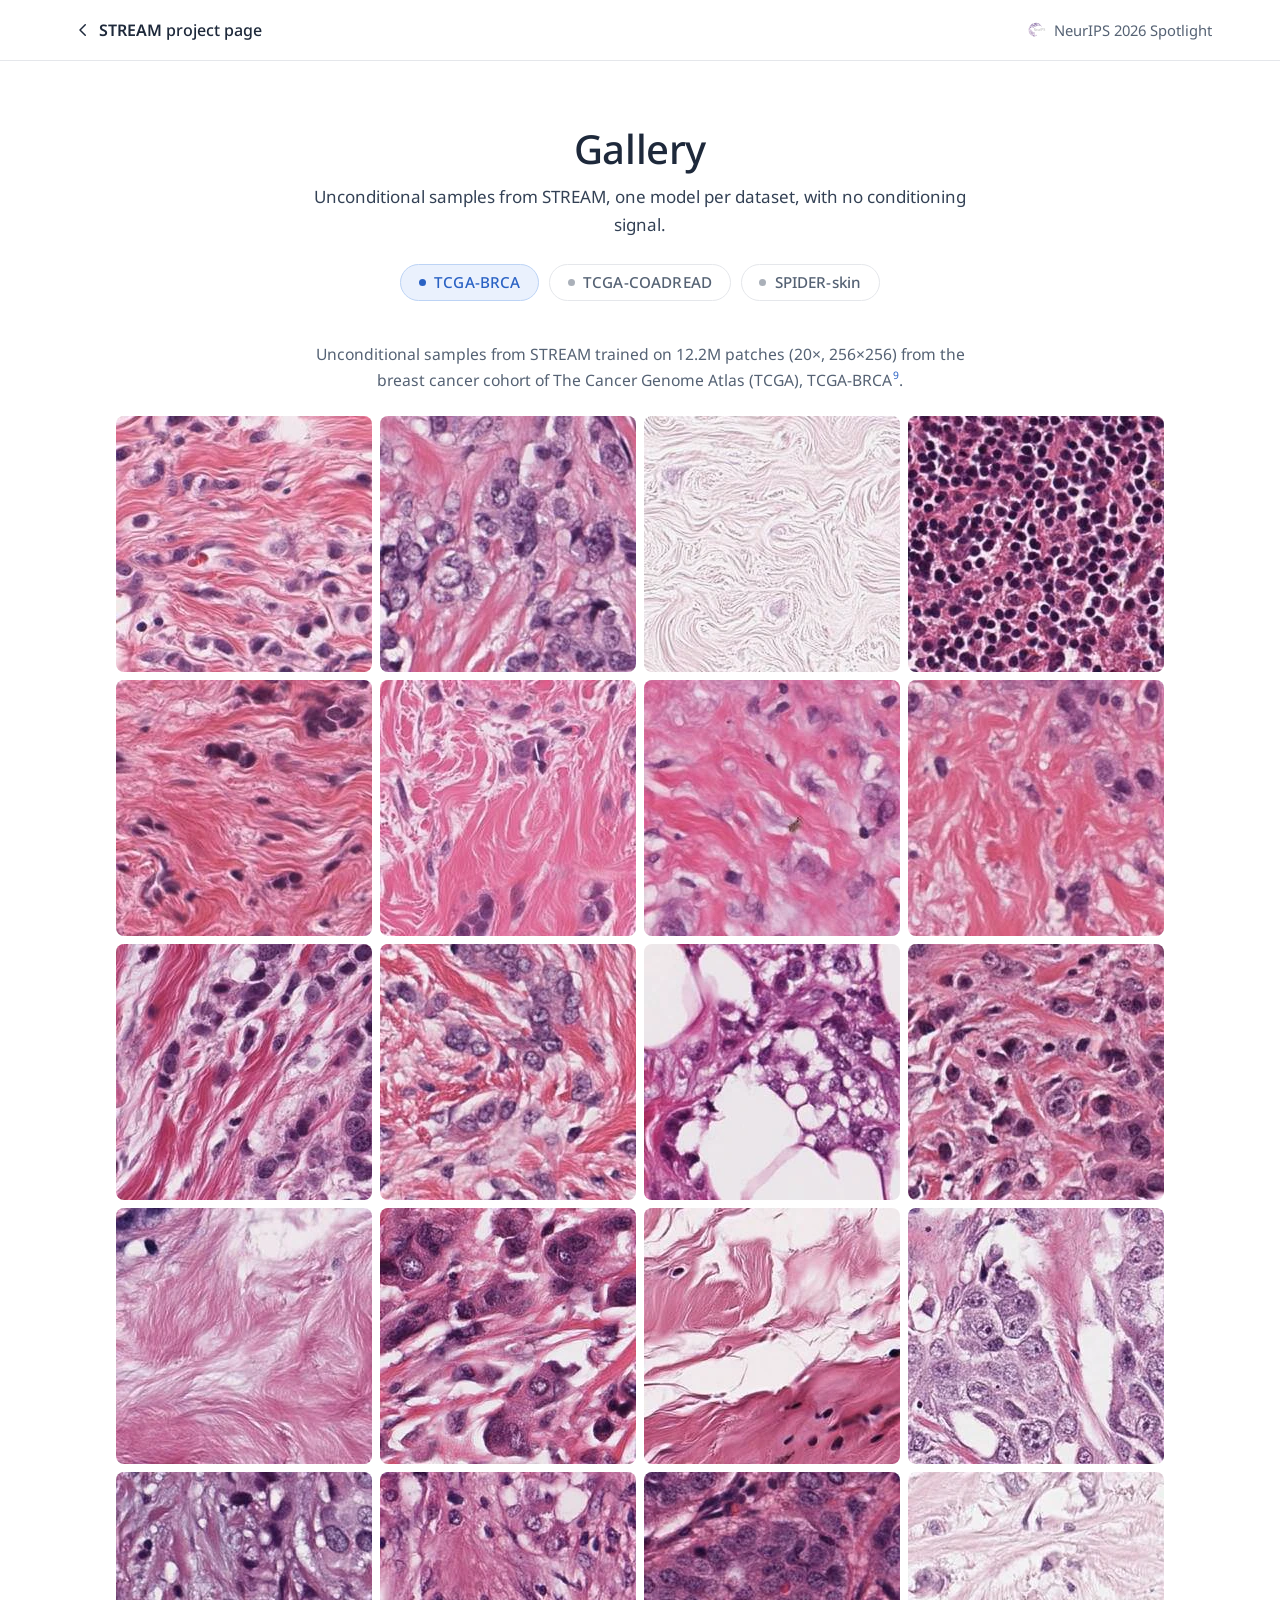
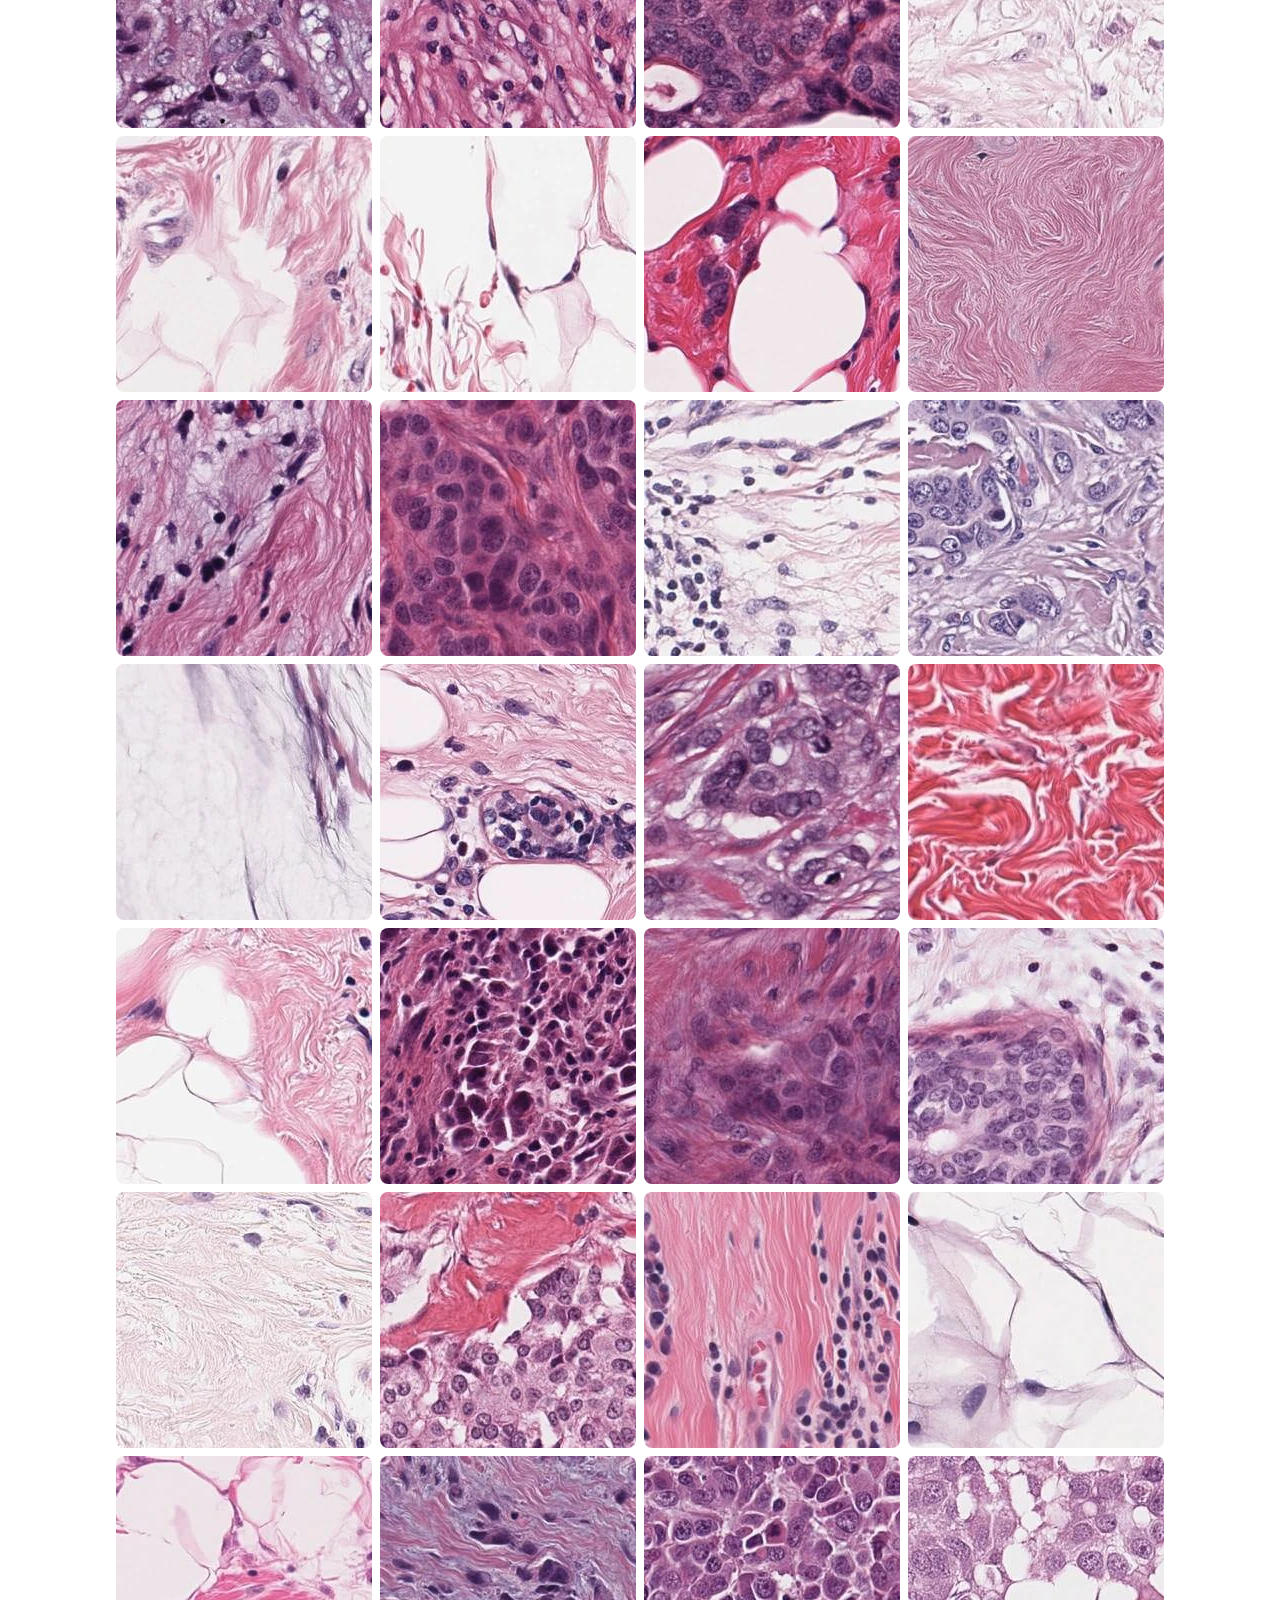
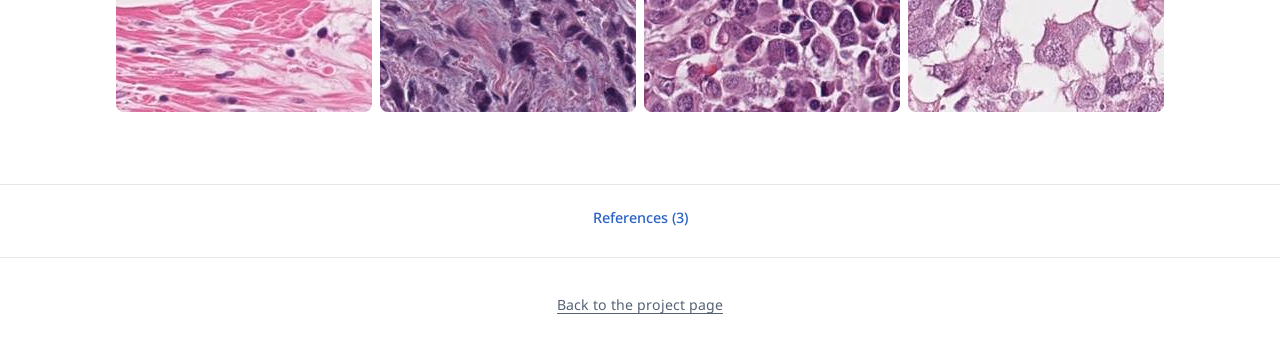
<file: gallery.html>
<!doctype html>
<html lang="en">
<head>
<meta charset="utf-8">
<meta name="viewport" content="width=device-width, initial-scale=1, viewport-fit=cover">
<meta name="color-scheme" content="light">
<title>STREAM Gallery</title>
<meta name="description" content="Unconditional histopathology samples generated by STREAM on TCGA-BRCA, TCGA-COADREAD and SPIDER-skin.">
<meta property="og:type" content="website">
<meta property="og:title" content="STREAM Gallery">
<meta property="og:description" content="Unconditional histopathology samples generated by STREAM (NeurIPS 2026 Spotlight).">
<meta property="og:image" content="https://chokevin8.github.io/STREAM-Patho/assets/img/social_preview.jpg">
<meta property="og:url" content="https://chokevin8.github.io/STREAM-Patho/gallery.html">
<meta name="twitter:card" content="summary_large_image">
<meta name="twitter:title" content="STREAM Gallery">
<meta name="twitter:description" content="Unconditional histopathology samples generated by STREAM (NeurIPS 2026 Spotlight).">
<meta name="twitter:image" content="https://chokevin8.github.io/STREAM-Patho/assets/img/social_preview.jpg">
<link rel="canonical" href="https://chokevin8.github.io/STREAM-Patho/gallery.html">
<link rel="icon" href="data:image/svg+xml,%3Csvg xmlns='http://www.w3.org/2000/svg' viewBox='0 0 100 100'%3E%3Ctext y='.9em' font-size='90'%3E%F0%9F%8C%8A%3C/text%3E%3C/svg%3E" type="image/svg+xml">
<link rel="preconnect" href="https://fonts.googleapis.com">
<link rel="preconnect" href="https://fonts.gstatic.com" crossorigin>
<link rel="stylesheet" href="https://fonts.googleapis.com/css2?family=Google+Sans:wght@400;500;700&family=Noto+Sans:ital,wght@0,400;0,600;1,400&display=swap">
<link rel="stylesheet" href="assets/css/style.css">
<script>document.documentElement.classList.add("js");</script>
</head>
<body>
<a class="skip" href="#main">Skip to content</a>

<header class="topbar">
  <div class="wrap-wide">
    <a class="back" href="index.html">
      <svg viewBox="0 0 24 24" fill="none" stroke="currentColor" stroke-width="2" stroke-linecap="round" stroke-linejoin="round" aria-hidden="true"><path d="M15 5l-7 7 7 7"/></svg>
      <span><strong>STREAM</strong> project page</span>
    </a>
    <span class="venue-tag"><img class="venue-logo" src="assets/img/neurips_logo.svg" width="36" height="36" alt="NeurIPS"><span>NeurIPS 2026 Spotlight</span></span>
  </div>
</header>

<main id="main">
  <div id="gallery">
    <section class="gal-hero">
      <div class="wrap">
        <h1>Gallery</h1>
        <p>Unconditional samples from STREAM, one model per dataset, with no conditioning signal.</p>
        <div class="pills" role="tablist" aria-label="Dataset">
          <button class="pill" type="button" role="tab" id="tab-brca" aria-controls="panel-brca" aria-selected="true" data-organ-tab="brca">TCGA-BRCA</button>
          <button class="pill" type="button" role="tab" id="tab-coadread" aria-controls="panel-coadread" aria-selected="false" tabindex="-1" data-organ-tab="coadread">TCGA-COADREAD</button>
          <button class="pill" type="button" role="tab" id="tab-spider-skin" aria-controls="panel-spider-skin" aria-selected="false" tabindex="-1" data-organ-tab="spider-skin">SPIDER-skin</button>
        </div>
      </div>
    </section>

    <div class="gal-panel">
      <div class="wrap-wide">
        <section role="tabpanel" id="panel-brca" aria-labelledby="tab-brca" tabindex="0">
          <p class="gal-desc" data-organ-desc="brca">Unconditional samples from STREAM trained on 12.2M patches (20×, 256×256) from the breast cancer cohort of The Cancer Genome Atlas (TCGA), TCGA-BRCA<sup class="cite"><a href="#ref-9" aria-label="Reference 9">9</a></sup>.</p>
          <ul class="grid" data-organ="brca" aria-label="TCGA-BRCA samples"></ul>
        </section>
        <section role="tabpanel" id="panel-coadread" aria-labelledby="tab-coadread" tabindex="0" hidden>
          <p class="gal-desc" data-organ-desc="coadread">Unconditional samples from STREAM trained on 3.4M patches (20×, 256×256) from the colorectal cancer cohort of The Cancer Genome Atlas (TCGA), TCGA-COADREAD<sup class="cite"><a href="#ref-10" aria-label="Reference 10">10</a></sup>.</p>
          <ul class="grid" data-organ="coadread" aria-label="TCGA-COADREAD samples"></ul>
        </section>
        <section role="tabpanel" id="panel-spider-skin" aria-labelledby="tab-spider-skin" tabindex="0" hidden>
          <p class="gal-desc" data-organ-desc="spider-skin">Unconditional samples from STREAM trained on 2.7M patches (20×, 256×256) from the skin cohort of SPIDER, an independent non-TCGA dataset, SPIDER-skin<sup class="cite"><a href="#ref-11" aria-label="Reference 11">11</a></sup>.</p>
          <ul class="grid" data-organ="spider-skin" aria-label="SPIDER-skin samples"></ul>
        </section>
        <p class="note center" id="manifest-note" hidden>The sample list could not be loaded. Serve this folder over HTTP (for example <code>python3 -m http.server</code>) rather than opening the file directly.</p>
      </div>
    </div>
  </div>

  <section class="refs-sec" id="references" aria-label="References">
    <div class="wrap">
      <details class="table-view refs-view" id="refs-box">
        <summary>References (3)</summary>
        <ul class="refs">
          <li id="ref-9"><span class="ref-n">9</span>The Cancer Genome Atlas Network, Comprehensive molecular portraits of human breast tumours, Nature 2012.</li>
          <li id="ref-10"><span class="ref-n">10</span>The Cancer Genome Atlas Network, Comprehensive molecular characterization of human colon and rectal cancer, Nature 2012. <a href="https://doi.org/10.1038/nature11252">doi:10.1038/nature11252</a></li>
          <li id="ref-11"><span class="ref-n">11</span>Nechaev et al., SPIDER: A Comprehensive Multi-Organ Supervised Pathology Dataset and Baseline Models, arXiv preprint 2025. <a href="https://arxiv.org/abs/2503.02876">arXiv:2503.02876</a></li>
        </ul>
      </details>
    </div>
  </section>
</main>

<footer class="foot">
  <div class="wrap"><a href="index.html">Back to the project page</a></div>
</footer>

<script src="assets/js/site.js" defer></script>
</body>
</html>
</file>
<file: assets/css/style.css>
/* STREAM project page, v2.
   Design language: centered academic project page (DynaFLIP-style): geometric sans title with a bold
   project name, dark pill buttons, one large visual under the metadata, centered section titles,
   alternating white / light-grey bands, thin grey borders, one blue accent. Light theme only.
   Palette and fonts are documented in ../../../DESIGN_NOTES.md. */

:root {
  color-scheme: light;

  --bg: #FFFFFF;
  --band: #F5F6F8;
  --ink: #1E293B;
  --text: #334155;
  --muted: #556274;
  --line: #E5E7EB;
  --line-strong: #D3D9E0;

  --btn: #2B2F36;
  --btn-hover: #0F1318;
  --btn-text: #FFFFFF;

  --accent: #3273DC;
  --accent-text: #2A62C4;
  --accent-tint: #EAF1FD;
  --accent-border: #BCD3F5;
  --warm: #D9480F;
  --warm-text: #B93D0C;
  --warm-tint: #FDEFE7;
  --warm-border: #F4C3A8;

  --bar: #B7C0CC;
  --tile: #E8EBEF;
  --tile-alt: #E1E5EA;

  --font-display: "Google Sans", "Product Sans", "Noto Sans", system-ui, -apple-system, "Segoe UI", sans-serif;
  --font-body: "Noto Sans", system-ui, -apple-system, "Segoe UI", Roboto, sans-serif;
  --font-math: "STIX Two Text", "Cambria Math", Cambria, "Times New Roman", serif;
  --font-mono: "Google Sans Code", ui-monospace, SFMono-Regular, Menlo, Consolas, monospace;
  --font-emoji: "Apple Color Emoji", "Segoe UI Emoji", "Noto Color Emoji", "Twemoji Mozilla", sans-serif;

  --radius: 12px;
  --radius-sm: 8px;
  --ease: cubic-bezier(.2, .7, .2, 1);
  --gutter: clamp(16px, 4vw, 28px);
}

*, *::before, *::after { box-sizing: border-box; }
html { -webkit-text-size-adjust: 100%; scroll-behavior: smooth; }
@media (prefers-reduced-motion: reduce) { html { scroll-behavior: auto; } }
/* in-page jumps (hero "On this page" pills, #top) stop a little short of the section edge */
main > section[id] { scroll-margin-top: calc(.75rem + env(safe-area-inset-top, 0px)); }

body {
  margin: 0;
  background: var(--bg);
  color: var(--text);
  font: 400 1.0625rem/1.7 var(--font-body);
  -webkit-font-smoothing: antialiased;
  text-rendering: optimizeLegibility;
}
img, video, svg { display: block; max-width: 100%; }
a { color: var(--accent-text); text-decoration-thickness: 1px; text-underline-offset: 3px; }
a:hover { color: var(--ink); }
strong { color: var(--ink); font-weight: 600; }
p { margin: 0 0 1em; }
p:last-child { margin-bottom: 0; }

:focus-visible { outline: 2px solid var(--accent); outline-offset: 3px; border-radius: 4px; }

.skip {
  position: absolute; left: 12px; top: -48px; z-index: 10;
  background: var(--btn); color: #fff; padding: 8px 14px; border-radius: 999px;
  font: 500 .9rem var(--font-display); text-decoration: none; transition: top .15s;
}
.skip:focus { top: 12px; color: #fff; }

.sr-only {
  position: absolute !important; width: 1px; height: 1px; padding: 0; margin: -1px;
  overflow: hidden; clip: rect(0 0 0 0); white-space: nowrap; border: 0;
}

/* ------------------------------------------------------------------ layout */
.wrap { max-width: 960px; margin-inline: auto; padding-inline: var(--gutter); }
.wrap-wide { max-width: 1200px; margin-inline: auto; padding-inline: var(--gutter); }
.prose { max-width: 740px; margin-inline: auto; }

.sec { padding-block: clamp(3rem, 7vw, 5rem); }
.sec.alt { background: var(--band); }
.sec-title {
  margin: 0 auto 1.4rem; max-width: 24em; text-align: center; text-wrap: balance;
  font: 500 clamp(1.55rem, 1.1rem + 1.5vw, 2.1rem)/1.25 var(--font-display);
  letter-spacing: -.01em; color: var(--ink);
}
.lead { font-size: 1.125rem; line-height: 1.75; }
.center { text-align: center; }
.note { color: var(--muted); font-size: .9rem; line-height: 1.55; }

.math { font-family: var(--font-math); font-size: 1.08em; font-style: italic; white-space: nowrap; }
.math .up { font-style: normal; }
.math sub, .math sup { font-size: .72em; }

/* ------------------------------------------------------------------ hero */
.hero { padding-block: clamp(3.25rem, 8vw, 5.75rem) clamp(1.75rem, 3vw, 2.5rem); text-align: center; }
.title {
  margin: 0 auto; max-width: 21em; text-wrap: balance;
  font: 400 clamp(1.9rem, 1.05rem + 3.3vw, 3.15rem)/1.2 var(--font-display);
  letter-spacing: -.015em; color: var(--ink);
}
.title .name { font-weight: 700; letter-spacing: -.01em; }
/* the STREAM logo: the water wave emoji U+1F30A, title-sized, decorative (aria-hidden) */
.title .logo { margin-right: .2em; font-family: var(--font-emoji); font-weight: 400; font-style: normal; letter-spacing: 0; }

.authors {
  display: flex; flex-wrap: wrap; justify-content: center; gap: .15rem 1.6rem;
  margin: 1.6rem auto 0; padding: 0; list-style: none;
  font: 400 clamp(1.05rem, .98rem + .4vw, 1.25rem)/1.5 var(--font-display); color: var(--ink);
}
.affil { margin: .35rem 0 0; font: 400 1.05rem/1.5 var(--font-display); color: var(--muted); }
.venue {
  display: flex; flex-wrap: wrap; justify-content: center; align-items: center; gap: .2rem .45em;
  margin: .9rem 0 0; font: 700 1.364rem/1.4 var(--font-display); color: var(--ink); letter-spacing: .01em;
}
/* official NeurIPS mark (neurips.cc navbar logo), 2.5x the line's cap-to-line height, centred on the text by align-items; flashlight emoji U+1F526 after "Spotlight" */
.venue-logo { flex: none; width: auto; height: 2.75em; }
.venue-mark { font-family: var(--font-emoji); font-weight: 400; line-height: 1; }
/* phones: a slightly smaller line keeps logo + text + mark on one row (logo stays 2.75em of it) */
@media (max-width: 440px) { .venue { font-size: 1.2rem; } }

.links { display: flex; flex-wrap: wrap; justify-content: center; gap: 10px; margin: 1.6rem 0 0; padding: 0; list-style: none; }
.btn {
  display: inline-flex; align-items: center; gap: .55em;
  height: 2.65rem; padding: 0 1.2rem 0 1rem; border-radius: 999px;
  background: var(--btn); color: var(--btn-text); text-decoration: none;
  font: 500 1rem/1 var(--font-display); letter-spacing: .01em;
  transition: background .18s var(--ease), transform .18s var(--ease), box-shadow .18s var(--ease);
}
.btn svg { width: 1.15em; height: 1.15em; flex: none; }
.btn:hover { background: var(--btn-hover); color: #fff; transform: translateY(-1px); box-shadow: 0 6px 16px rgba(15, 19, 24, .16); }
.btn:active { transform: none; box-shadow: none; }
.btn .soon {
  margin-left: .1em; padding: .22em .6em; border-radius: 999px;
  background: rgba(255, 255, 255, .14); color: rgba(255, 255, 255, .86);
  font: 500 .72rem/1 var(--font-display); letter-spacing: .02em;
}

/* "On this page": a slim row of section pills under the teaser hook, above the TL;DR (same .pill style as the tabs) */
.toc { margin: clamp(1.1rem, 2.4vw, 1.5rem) 0 0; }
.toc ul { display: flex; flex-wrap: wrap; justify-content: center; gap: 8px; margin: 0; padding: 0; list-style: none; }
.toc .pill { padding: .34rem .95rem; font-size: .9rem; text-decoration: none; }
.toc .pill:hover { background: var(--accent-tint); }
@media (max-width: 480px) {
  .toc ul { gap: 6px; }
  .toc .pill { gap: .45em; padding: .3rem .72rem; font-size: .85rem; }
}

/* ------------------------------------------------------------------ teaser: tile montage + hook */
.teaser { padding-block: 0 clamp(2.75rem, 6vw, 4.25rem); }
.montage {
  display: grid; grid-template-columns: repeat(8, minmax(0, 1fr)); gap: 6px;
  margin: 0; padding: 0; list-style: none;
}
.montage > li:nth-child(n + 17) { display: none; }
@media (max-width: 760px) {
  .montage { grid-template-columns: repeat(4, minmax(0, 1fr)); gap: 5px; }
  .montage > li:nth-child(n + 9) { display: none; }
}
.hook {
  margin: clamp(1.5rem, 3vw, 2.1rem) auto 0; max-width: 34em; text-align: center; text-wrap: balance;
  font: 400 clamp(1.15rem, 1rem + .75vw, 1.45rem)/1.5 var(--font-display); color: var(--ink);
}
.hook strong { font-weight: 700; }
.placeholder-note { margin: .8rem 0 0; text-align: center; }
.gallery-cta { display: flex; justify-content: center; margin-top: clamp(1.1rem, 2.4vw, 1.5rem); }

/* tiles (montage, gallery) */
.tile {
  position: relative; margin: 0; aspect-ratio: 1 / 1; overflow: hidden;
  border-radius: 6px; background: var(--tile);
}
.tile picture { display: block; width: 100%; height: 100%; }
.tile img { width: 100%; height: 100%; object-fit: cover; }
.tile.is-empty { background: var(--tile); }
li:nth-child(3n + 2) > .tile.is-empty { background: var(--tile-alt); }
li:nth-child(5n + 4) > .tile.is-empty { background: #EDEFF2; }
.tile.is-empty::after {
  content: ""; position: absolute; inset: 0;
  background: linear-gradient(135deg, rgba(255, 255, 255, .5), rgba(255, 255, 255, 0) 55%);
}

/* ------------------------------------------------------------------ motivation schematic */
.flows { display: grid; gap: 14px; margin: 2rem auto 0; max-width: 900px; }
.flow {
  display: grid; grid-template-columns: 11.5rem 1fr; align-items: center; gap: 12px 20px;
  padding: 18px 20px; background: var(--bg); border: 1px solid var(--line); border-radius: var(--radius);
}
.flow-head { font: 500 1.05rem/1.3 var(--font-display); color: var(--ink); }
.flow-head span { display: block; margin-top: .2rem; font: 400 .85rem/1.35 var(--font-body); color: var(--muted); }
.steps { display: flex; align-items: stretch; gap: 0; margin: 0; padding: 0; list-style: none; }
.step {
  position: relative; flex: 1 1 0; display: flex; align-items: center; justify-content: center; gap: .5em;
  min-height: 3.1rem; padding: .45rem .7rem; text-align: center;
  background: var(--bg); border: 1px solid var(--line-strong); border-radius: 10px;
  font: 400 .92rem/1.3 var(--font-display); color: var(--ink);
}
.step + .step { margin-left: 30px; }
.step + .step::before {
  content: ""; position: absolute; left: -24px; top: 50%; width: 18px; height: 1.5px; background: #94A3B8;
}
.step + .step::after {
  content: ""; position: absolute; left: -10px; top: calc(50% - 4px);
  border-left: 6px solid #94A3B8; border-top: 4.5px solid transparent; border-bottom: 4.5px solid transparent;
}
.step.is-warm { background: var(--warm-tint); border-color: var(--warm-border); }
.step.is-accent { background: var(--accent-tint); border-color: var(--accent-border); }
.step .swatch { flex: none; width: 1.35rem; height: 1.35rem; border-radius: 4px; background: var(--tile-alt); }
.flow-note { grid-column: 2; margin: 0; font-size: .92rem; line-height: 1.5; color: var(--muted); }
.flow-note b { font-weight: 600; }
.flow--cond .flow-note b { color: var(--warm-text); }
.flow--stream .flow-note b { color: var(--accent-text); }

@media (max-width: 780px) {
  .flow { grid-template-columns: 1fr; padding: 16px; }
  .flow-note { grid-column: 1; }
  .steps { flex-direction: column; }
  .step { min-height: 2.6rem; }
  .step + .step { margin-left: 0; margin-top: 22px; }
  .step + .step::before { left: 50%; top: -18px; width: 1.5px; height: 12px; }
  .step + .step::after {
    left: calc(50% - 4px); top: -8px; border-left: 4.5px solid transparent; border-right: 4.5px solid transparent;
    border-top: 6px solid #94A3B8; border-bottom: 0;
  }
}

/* ------------------------------------------------------------------ method blocks + video slots */
.method + .method { margin-top: clamp(3rem, 6vw, 4.5rem); }
.method h3 {
  margin: 0 0 .6rem; text-align: center;
  font: 500 clamp(1.25rem, 1.1rem + .6vw, 1.5rem)/1.3 var(--font-display); color: var(--ink);
}
.method .eq { margin: .9rem 0 0; text-align: center; color: var(--ink); font-size: 1.05rem; line-height: 2; }
.method .eq .math + .math { margin-left: 1.2em; }
.sub-u { color: var(--accent-text); }
.sub-l { color: var(--warm-text); }

.clip { margin: 1.6rem auto 0; max-width: 1040px; }
.clip-frame {
  position: relative; aspect-ratio: 16 / 9; overflow: hidden;
  border: 1px solid var(--line); border-radius: var(--radius); background: #FFFFFF;
}
.clip-frame video {
  position: absolute; inset: 0; width: 100%; height: 100%; object-fit: contain; background: #FFFFFF;
}
.js .clip-frame video { opacity: 0; transition: opacity .6s var(--ease); }
.js .clip.is-ready .clip-frame video { opacity: 1; }
.clip-placeholder {
  position: absolute; inset: 0; display: flex; flex-direction: column; align-items: center; justify-content: center;
  gap: .55rem; padding: 1rem; text-align: center;
  background:
    radial-gradient(circle at 50% 42%, rgba(50, 115, 220, .05), transparent 60%),
    #FAFBFC;
}
.clip.is-ready .clip-placeholder { visibility: hidden; }
.clip-placeholder svg { width: clamp(64px, 12vw, 104px); height: auto; margin-bottom: .35rem; }
.clip-title { font: 500 clamp(1rem, .9rem + .5vw, 1.2rem)/1.3 var(--font-display); color: var(--ink); }
.clip-soon {
  padding: .3em .85em; border-radius: 999px; border: 1px solid var(--line-strong); background: #fff;
  font: 500 .78rem/1 var(--font-display); letter-spacing: .02em; color: var(--muted);
}
.clip figcaption, .fig-caption { margin: .8rem auto 0; max-width: 46em; text-align: center; color: var(--muted); font-size: .92rem; line-height: 1.55; }

/* ------------------------------------------------------------------ results: gFID small multiples */
.bars { display: grid; grid-template-columns: repeat(3, minmax(0, 1fr)); gap: 18px; margin: 2rem 0 0; }
@media (max-width: 860px) { .bars { grid-template-columns: 1fr; max-width: 520px; margin-inline: auto; } }
.bars-panel { padding: 16px 18px 12px; background: var(--bg); border: 1px solid var(--line); border-radius: var(--radius); }
.bars-title { margin: 0 0 .7rem; font: 500 1.02rem/1.3 var(--font-display); color: var(--ink); }
.bars-list { margin: 0; padding: 0; list-style: none; }
.bar-row, .bar-axis { display: grid; grid-template-columns: 4.6rem minmax(0, 1fr) 3.1rem; align-items: center; gap: 8px; }
.bar-row { height: 28px; }
.bar-name { font: 400 .86rem/1 var(--font-display); color: var(--text); white-space: nowrap; }
.bar-track {
  position: relative; height: 100%;
  background: linear-gradient(to right, var(--line) 1px, transparent 1px) 0 0 / calc(100% / var(--div, 3)) 100% repeat-x;
}
.bar-track::after { content: ""; position: absolute; right: 0; top: 0; bottom: 0; width: 1px; background: var(--line); }
.bar {
  position: absolute; left: 0; top: 7px; bottom: 7px; border-radius: 0 4px 4px 0;
  width: calc(min(var(--v), var(--max, 30)) * 100% / var(--max, 30)); background: var(--bar);
}
.bar-val { font: 400 .84rem/1 var(--font-display); color: var(--text); text-align: right; font-variant-numeric: tabular-nums; }
.bar-row.is-ours .bar { background: var(--accent); }
.bar-row.is-ours .bar-name, .bar-row.is-ours .bar-val { font-weight: 700; color: var(--ink); }
.bar-row.is-off .bar { border-radius: 0; width: 100%;
  -webkit-mask: linear-gradient(to right, #000 calc(100% - 14px), transparent calc(100% - 14px), transparent calc(100% - 10px), #000 calc(100% - 10px));
          mask: linear-gradient(to right, #000 calc(100% - 14px), transparent calc(100% - 14px), transparent calc(100% - 10px), #000 calc(100% - 10px));
}
.bar-axis { margin-top: 4px; }
.bar-ticks { position: relative; height: 1.1rem; font: 400 .74rem/1 var(--font-display); color: var(--muted); font-variant-numeric: tabular-nums; }
.bar-ticks span { position: absolute; top: 2px; transform: translateX(-50%); }
.bar-ticks span:first-child { transform: none; }
.bar-ticks span:last-child { transform: translateX(-100%); }
.axis-label { font: 400 .74rem/1 var(--font-display); color: var(--muted); }

details.table-view { margin: 1rem auto 0; max-width: 640px; text-align: center; }
details.table-view summary { display: inline-block; cursor: pointer; color: var(--accent-text); font: 500 .9rem var(--font-display); padding: 4px 8px; border-radius: 6px; }
details.table-view[open] summary { margin-bottom: .6rem; }
.table-scroll { overflow-x: auto; }
table.data { width: 100%; border-collapse: collapse; font-size: .9rem; font-variant-numeric: tabular-nums; background: #fff; }
table.data th, table.data td { padding: .45rem .7rem; border-bottom: 1px solid var(--line); text-align: right; }
table.data th:first-child, table.data td:first-child { text-align: left; }
table.data thead th { font: 500 .88rem var(--font-display); color: var(--ink); border-bottom-color: var(--line-strong); }
table.data tr.is-ours td { font-weight: 700; color: var(--ink); }

.tp-fig { margin: 0; }
/* two small multiples (inference cost); each panel sets its own scale: --max = axis end, --div = gridline intervals */
.bars.bars--two { grid-template-columns: repeat(2, minmax(0, 1fr)); max-width: 760px; margin: 1.4rem auto 0; }
@media (max-width: 620px) { .bars.bars--two { grid-template-columns: 1fr; max-width: 520px; } }

/* ------------------------------------------------------------------ shared: sub-titles, framed figures */
.sub-title {
  margin: clamp(2.75rem, 5.5vw, 4rem) 0 .7rem; text-align: center;
  font: 500 clamp(1.25rem, 1.1rem + .6vw, 1.5rem)/1.3 var(--font-display); color: var(--ink); text-wrap: balance;
}
.sub-title--first { margin-top: 0; }
.fig-img { margin: 1.6rem auto 0; max-width: 1040px; }
.fig-img img {
  width: 100%; height: auto; padding: clamp(6px, 1.4vw, 14px);
  background: #FFFFFF; border: 1px solid var(--line); border-radius: var(--radius);
}
.fig-img figcaption { margin: .8rem auto 0; max-width: 46em; text-align: center; color: var(--muted); font-size: .92rem; line-height: 1.55; }
.fig-overview { margin: 0 auto clamp(2.5rem, 5vw, 3.5rem); }
/* two figure panels side by side (Figure 3 redraw), stacked on phones */
.fig-pair-row { display: grid; grid-template-columns: repeat(2, minmax(0, 1fr)); gap: clamp(8px, 1.6vw, 16px); align-items: start; }
@media (max-width: 640px) { .fig-pair-row { grid-template-columns: 1fr; max-width: 480px; margin-inline: auto; } }
.fig-pair + .prose { margin-top: 1.6rem; } /* the effective-rank line under the Figure 3 pair */

/* ------------------------------------------------------------------ motivation: beats, probe table, conclusion */
.beats .lead + .lead { margin-top: 1.1em; }
.probe-fig { margin: 1.5rem auto 2.25rem; max-width: 600px; }
table.probe {
  width: 100%; border-collapse: separate; border-spacing: 0; background: var(--bg);
  border: 1px solid var(--line); border-radius: var(--radius);
  font: 400 .9rem/1.3 var(--font-display); font-variant-numeric: tabular-nums; color: var(--text);
}
table.probe th, table.probe td { padding: .42rem .8rem; text-align: right; white-space: nowrap; }
table.probe th[scope="row"], table.probe thead th:first-child { text-align: left; font-weight: 400; color: var(--ink); }
table.probe thead th { font-weight: 500; color: var(--ink); border-bottom: 1px solid var(--line-strong); padding-top: .6rem; }
table.probe tr.grp th { padding: .7rem .8rem .15rem; text-align: left; font: 500 .78rem/1 var(--font-display); color: var(--muted); letter-spacing: .02em; }
table.probe tbody tr:last-child > * { padding-bottom: .7rem; }
table.probe td.pb { width: 55%; padding-inline: .4rem; }
.pb span { display: block; height: 12px; width: calc(var(--v) * 100%); border-radius: 0 4px 4px 0; background: var(--bar); }
tr.is-vfm .pb span { background: var(--accent); }
tr.is-vfm td:nth-child(3) { font-weight: 700; color: var(--ink); }
.pb {
  background: linear-gradient(to right, var(--line) 1px, transparent 1px) .4rem 0 / calc((100% - .8rem) / 4) 100% repeat-x;
  background-clip: content-box;
}
.conclude { margin: clamp(2.5rem, 5vw, 3.5rem) auto 0; max-width: 40em; text-align: center; text-wrap: balance; }
.conclude p { font: 400 1.15rem/1.6 var(--font-display); color: var(--ink); }
.conclude p + p { margin-top: .9em; }

/* ------------------------------------------------------------------ results: NFE line chart */
.nfe .sub-title { margin-top: clamp(3rem, 6vw, 4.5rem); }
/* figure tabs (same pill tabs as the gallery); without JS both panels show and the tab row is hidden */
.tabs > .pills { margin-top: 1.4rem; }
html:not(.js) .tabs > [role="tablist"] { display: none; }
.tab-panel:focus-visible { outline-offset: 6px; border-radius: var(--radius); }
.nfe-fig { margin: 1.4rem auto 0; max-width: 760px; padding: 14px 18px 12px; background: var(--bg); border: 1px solid var(--line); border-radius: var(--radius); }
.nfe-legend { display: flex; flex-wrap: wrap; justify-content: center; gap: .4rem 1.3rem; margin: 0 0 .3rem; padding: 0; list-style: none; font: 400 .86rem/1.2 var(--font-display); color: var(--text); }
.nfe-legend li { display: inline-flex; align-items: center; gap: .5em; }
.lg { position: relative; display: inline-block; width: 26px; height: 10px; }
.lg::before { content: ""; position: absolute; left: 0; right: 0; top: 4px; height: 2px; background: #475569; }
.lg::after { content: ""; position: absolute; left: 8px; top: 0; width: 9px; height: 9px; background: #475569; box-shadow: 0 0 0 1.5px #fff; }
.lg-stream::before, .lg-stream::after { background: var(--accent); }
.lg-stream::after { border-radius: 50%; left: 8px; top: 0; width: 10px; height: 10px; }
.lg-rae::after { border-radius: 1.5px; }
.lg-svg::before { background: repeating-linear-gradient(to right, #475569 0 5px, transparent 5px 9px); }
.lg-svg::after { background: #475569; clip-path: polygon(50% 0, 100% 100%, 0 100%); box-shadow: none; }
.nfe-scroll { overflow-x: auto; }
.nfe-svg { width: 100%; min-width: 460px; height: auto; overflow: visible; font-family: var(--font-display); }
.nfe-grid line { stroke: var(--line); stroke-width: 1; }
.nfe-grid line:first-child { stroke: var(--line-strong); }
.nfe-tick text { font-size: 12px; fill: var(--muted); font-variant-numeric: tabular-nums; }
.nfe-tick-y text { text-anchor: end; }
.nfe-tick-x text { text-anchor: middle; }
.nfe-axis { font-size: 12px; fill: var(--muted); text-anchor: middle; }
.nfe-series polyline { fill: none; stroke: #475569; stroke-width: 2; stroke-linejoin: round; stroke-linecap: round; }
.nfe-series .mk { fill: #475569; stroke: #fff; stroke-width: 2; }
.s-svg polyline { stroke-dasharray: 6 5; }
.s-stream polyline { stroke: var(--accent); stroke-width: 2.5; }
.s-stream .mk { fill: var(--accent); }
.nfe-series .mk:hover { stroke: var(--ink); }
.nfe-label text { font-size: 12.5px; fill: var(--text); font-variant-numeric: tabular-nums; }
.nfe-label text.is-ours { font-weight: 700; fill: var(--ink); }
.nfe-note { font-size: 12.5px; font-weight: 700; fill: var(--ink); text-anchor: middle; }
table.data td.is-ours { font-weight: 700; color: var(--ink); }

/* ------------------------------------------------------------------ ablations: 2x2 grid */
.abl-fig { margin: 1.4rem auto 0; max-width: 620px; }
table.abl { width: 100%; border-collapse: separate; border-spacing: 8px; font-family: var(--font-display); }
table.abl thead th { padding: 0 .4rem .1rem; font: 500 .95rem/1.3 var(--font-display); color: var(--ink); text-align: center; }
table.abl tbody th { padding-right: .6rem; font: 500 .95rem/1.3 var(--font-display); color: var(--ink); text-align: right; white-space: nowrap; width: 1%; }
table.abl td:not(.abl-corner) {
  position: relative; padding: .9rem .8rem; text-align: center; vertical-align: middle;
  background: var(--bg); border: 1px solid var(--line-strong); border-radius: 10px;
}
table.abl td.is-ours { background: var(--accent-tint); border-color: var(--accent-border); }
.abl-m { display: inline-flex; align-items: baseline; gap: .35em; margin: .1rem .7rem; font: 400 1.35rem/1.2 var(--font-display); color: var(--ink); font-variant-numeric: tabular-nums; }
.abl-k { font-size: .78rem; color: var(--muted); letter-spacing: .02em; }
td.is-ours .abl-m { font-weight: 700; }
td.is-ours .abl-k { font-weight: 500; color: var(--accent-text); }
.abl-tag { position: absolute; top: -.6rem; right: .7rem; padding: .15em .55em; border-radius: 999px; background: var(--accent); color: #fff; font: 500 .7rem/1.3 var(--font-display); letter-spacing: .02em; }
@media (max-width: 520px) { .abl-m { display: flex; justify-content: center; margin: .1rem 0; font-size: 1.15rem; } }

/* ------------------------------------------------------------------ ablations: R_dec dumbbells (log scale 0.25-4) */
.rd { margin: 1.4rem auto 0; max-width: 720px; padding: 16px 18px 12px; background: var(--bg); border: 1px solid var(--line); border-radius: var(--radius); }
.rd-legend { display: flex; flex-wrap: wrap; gap: .4rem 1.2rem; margin: 0 0 .7rem; padding: 0; list-style: none; font: 400 .84rem/1.2 var(--font-display); color: var(--text); }
.rd-legend li { display: inline-flex; align-items: center; gap: .5em; }
.rd-row, .rd-axis { display: grid; grid-template-columns: minmax(0, 11rem) minmax(0, 1fr); align-items: center; gap: 12px; }
.rd-row { min-height: 34px; }
.rd-name { font: 400 .86rem/1.25 var(--font-display); color: var(--text); }
.rd-track {
  position: relative; height: 30px; margin-right: 2.2rem;
  background: linear-gradient(to right, var(--line) 1px, transparent 1px) 0 0 / 25% 100% repeat-x;
}
.rd-track::before { content: ""; position: absolute; left: 50%; top: 0; bottom: 0; width: 1.5px; background: #94A3B8; }
.rd-track::after { content: ""; position: absolute; right: 0; top: 0; bottom: 0; width: 1px; background: var(--line); }
.rd-seg { position: absolute; top: calc(50% - 1px); height: 2px; left: calc(var(--a) * 1%); width: calc((var(--b) - var(--a)) * 1%); background: var(--accent-border); }
.rd-mk { position: absolute; top: 50%; transform: translate(-50%, -50%); border-radius: 50%; }
.rd-track .rd-iso { left: calc(var(--a) * 1%); }
.rd-track .rd-aniso { left: calc(var(--b) * 1%); }
.rd-iso { width: 11px; height: 11px; border: 2px solid #475569; background: #fff; }
.rd-aniso { width: 11px; height: 11px; background: var(--accent); box-shadow: 0 0 0 2px #fff; }
.rd-legend .rd-mk { position: static; transform: none; display: inline-block; }
.rd-v { position: absolute; top: 50%; padding: 1px 2px; background: #fff; font: 400 .78rem/1 var(--font-display); color: var(--muted); font-variant-numeric: tabular-nums; white-space: nowrap; }
.rd-v-a { left: calc(var(--a) * 1%); transform: translate(calc(-100% - 10px), -50%); }
.rd-v-b { left: calc(var(--b) * 1%); transform: translate(10px, -50%); font-weight: 700; color: var(--ink); }
.rd-ticks, .rd-dirs { position: relative; height: 1.1rem; margin-right: 2.2rem; font: 400 .74rem/1 var(--font-display); color: var(--muted); font-variant-numeric: tabular-nums; }
.rd-ticks span { position: absolute; top: 3px; transform: translateX(-50%); }
.rd-dirs { display: flex; justify-content: space-between; height: auto; margin-top: .25rem; font-size: .78rem; }
.rd-dirs sub { font-size: .75em; }
@media (max-width: 560px) {
  .rd-row, .rd-axis { grid-template-columns: 1fr; gap: 2px; }
  .rd-axis > :first-child { display: none; }
  .rd-row { margin-bottom: 4px; }
  .rd-dirs { flex-direction: column; gap: .2rem; }
}

/* ------------------------------------------------------------------ BibTeX */
.bib-lead { margin: 0 auto 1.1rem; max-width: 40em; text-align: center; color: var(--text); }
.bib { position: relative; max-width: 820px; margin: 0 auto; }
.bib pre {
  margin: 0; padding: 1.2rem 1.3rem; overflow-x: auto;
  background: var(--bg); border: 1px solid var(--line); border-radius: var(--radius);
  font: 400 .86rem/1.65 var(--font-mono); color: var(--ink); tab-size: 2;
}
.sec:not(.alt) .bib pre { background: var(--band); }
.copy {
  position: absolute; top: 10px; right: 10px;
  display: inline-flex; align-items: center; gap: .4em; padding: .38rem .8rem; border-radius: 999px;
  border: 1px solid var(--line-strong); background: #fff; color: var(--ink); cursor: pointer;
  font: 500 .82rem/1 var(--font-display); transition: background .15s, border-color .15s;
}
.copy svg { width: 14px; height: 14px; }
.copy:hover { background: var(--accent-tint); border-color: var(--accent-border); }
.copy.is-done { color: var(--accent-text); border-color: var(--accent-border); }

/* ------------------------------------------------------------------ analysis line under a chart */
.analysis { margin: 1.1rem auto 0; max-width: 40em; text-align: center; color: var(--text); font-size: 1rem; line-height: 1.65; }

/* ------------------------------------------------------------------ paper-style citations + one collapsed References list */
sup.cite {
  position: relative; top: -.1em; margin-left: .06em; vertical-align: super; line-height: 0;
  font: 400 .66em/0 var(--font-body); font-style: normal; letter-spacing: 0; white-space: nowrap;
}
sup.cite a { color: var(--accent-text); text-decoration: none; }
sup.cite a:hover { text-decoration: underline; }
.refs {
  margin: clamp(2rem, 4vw, 2.75rem) auto 0; padding: 0; max-width: 740px; list-style: none; text-align: left;
  font: 400 .75rem/1.5 var(--font-body); color: var(--muted);
}
.refs::before { content: ""; display: block; width: 4.5rem; margin-bottom: .55rem; border-top: 1px solid var(--line-strong); }
.refs li { position: relative; padding-left: 1.7em; scroll-margin-top: 30vh; border-radius: 4px; }
.refs li + li { margin-top: .15rem; }
.refs .ref-n { position: absolute; left: 0; top: 0; font-variant-numeric: tabular-nums; font-size: .9em; }
.refs a { color: var(--muted); overflow-wrap: anywhere; }
.refs a:hover { color: var(--ink); }
.refs li:target { color: var(--ink); background: var(--accent-tint); }
/* the single References disclosure above the BibTeX section (index) and above the footer (gallery): a thin rule,
   then the table-view summary line; the list opens left-aligned in the 740 px text column */
.refs-sec { padding-block: 1.1rem 1.6rem; border-top: 1px solid var(--line); }
details.refs-view { margin: 0 auto; max-width: 740px; }
details.refs-view .refs { margin-top: .4rem; }
details.refs-view .refs::before { display: none; }

/* ------------------------------------------------------------------ footer */
.foot { padding-block: 2.25rem; border-top: 1px solid var(--line); text-align: center; color: var(--muted); font: 400 .88rem/1.5 var(--font-display); }
.foot a { color: var(--muted); }
.foot a:hover { color: var(--ink); }

/* ------------------------------------------------------------------ gallery page */
.topbar { border-bottom: 1px solid var(--line); }
.topbar .wrap-wide { display: flex; align-items: center; justify-content: space-between; min-height: 60px; gap: 12px; }
.back { display: inline-flex; align-items: center; gap: .45em; color: var(--ink); text-decoration: none; font: 500 1rem var(--font-display); padding: 4px 6px; border-radius: 6px; }
.back:hover { color: var(--accent-text); }
.back svg { width: 18px; height: 18px; }
.topbar .venue-tag { display: inline-flex; align-items: center; gap: .4em; font: 400 .92rem var(--font-display); color: var(--muted); }
.topbar .venue-logo { height: 1.35em; }
@media (max-width: 440px) { .topbar .venue-logo { display: none; } }

.gal-hero { padding-block: clamp(2.5rem, 6vw, 4rem) 1.25rem; text-align: center; }
.gal-hero h1 { margin: 0; font: 500 clamp(1.8rem, 1.3rem + 2vw, 2.5rem)/1.2 var(--font-display); color: var(--ink); letter-spacing: -.01em; }
.gal-hero p { margin: .6rem auto 0; max-width: 40em; }

.pills { display: flex; flex-wrap: wrap; justify-content: center; gap: 10px; margin: 1.5rem 0 0; }
.pill {
  display: inline-flex; align-items: center; gap: .55em; padding: .5rem 1.1rem; border-radius: 999px;
  border: 1px solid var(--line); background: #fff; color: var(--muted); cursor: pointer;
  font: 500 .95rem/1.2 var(--font-display); letter-spacing: .01em;
  transition: background .15s, color .15s, border-color .15s;
}
.pill::before { content: ""; width: 7px; height: 7px; border-radius: 50%; background: currentColor; opacity: .5; }
.pill:hover { color: var(--accent-text); border-color: var(--accent-border); }
.pill[aria-selected="true"] { background: var(--accent-tint); border-color: var(--accent-border); color: var(--accent-text); }
.pill[aria-selected="true"]::before { opacity: 1; }

.gal-panel { padding-block: 1.25rem clamp(3rem, 6vw, 4.5rem); }
.gal-desc { margin: 0 auto 1.4rem; max-width: 44em; text-align: center; color: var(--muted); font-size: .98rem; }
/* 4 columns (2 on phones) divide both 44 (BRCA, COADREAD) and 40 (SPIDER-skin) tiles into full rows;
   max-width keeps desktop tiles at the samples' native 256 px */
.grid { display: grid; grid-template-columns: repeat(4, minmax(0, 1fr)); gap: 8px; max-width: calc(4 * 256px + 3 * 8px); margin: 0 auto; padding: 0; list-style: none; }
@media (max-width: 560px) { .grid { grid-template-columns: repeat(2, minmax(0, 1fr)); gap: 6px; } }
.grid .tile { border-radius: 8px; }
.tile figcaption { position: absolute; left: 0; right: 0; bottom: 0; padding: 1.2rem .6rem .45rem; font: 400 .78rem/1.3 var(--font-display); color: #fff; background: linear-gradient(transparent, rgba(0, 0, 0, .55)); text-align: left; }

/* ------------------------------------------------------------------ forced colors */
@media (forced-colors: active) {
  .bar, .pb span, .rd-mk, .rd-seg, .nfe-svg, .lg { forced-color-adjust: none; }
  .btn, .pill, .copy { border: 1px solid ButtonText; }
}

/* video pause/play toggle (added by site.js once a video has loaded) */
.clip-toggle {
  position: absolute; right: 12px; bottom: 12px; z-index: 2;
  display: inline-flex; align-items: center; justify-content: center; width: 36px; height: 36px;
  border: 1px solid var(--line-strong); border-radius: 999px; background: rgba(255, 255, 255, .92);
  color: var(--ink); cursor: pointer; opacity: .0; transition: opacity .2s var(--ease), background .15s;
}
.clip-toggle svg { width: 16px; height: 16px; }
.clip-frame:hover .clip-toggle, .clip-toggle:focus-visible, .clip-toggle[aria-label^="Play"] { opacity: 1; }
.clip-toggle:hover { background: #fff; }
@media (hover: none) { .clip-toggle { opacity: .9; } }
</file>
